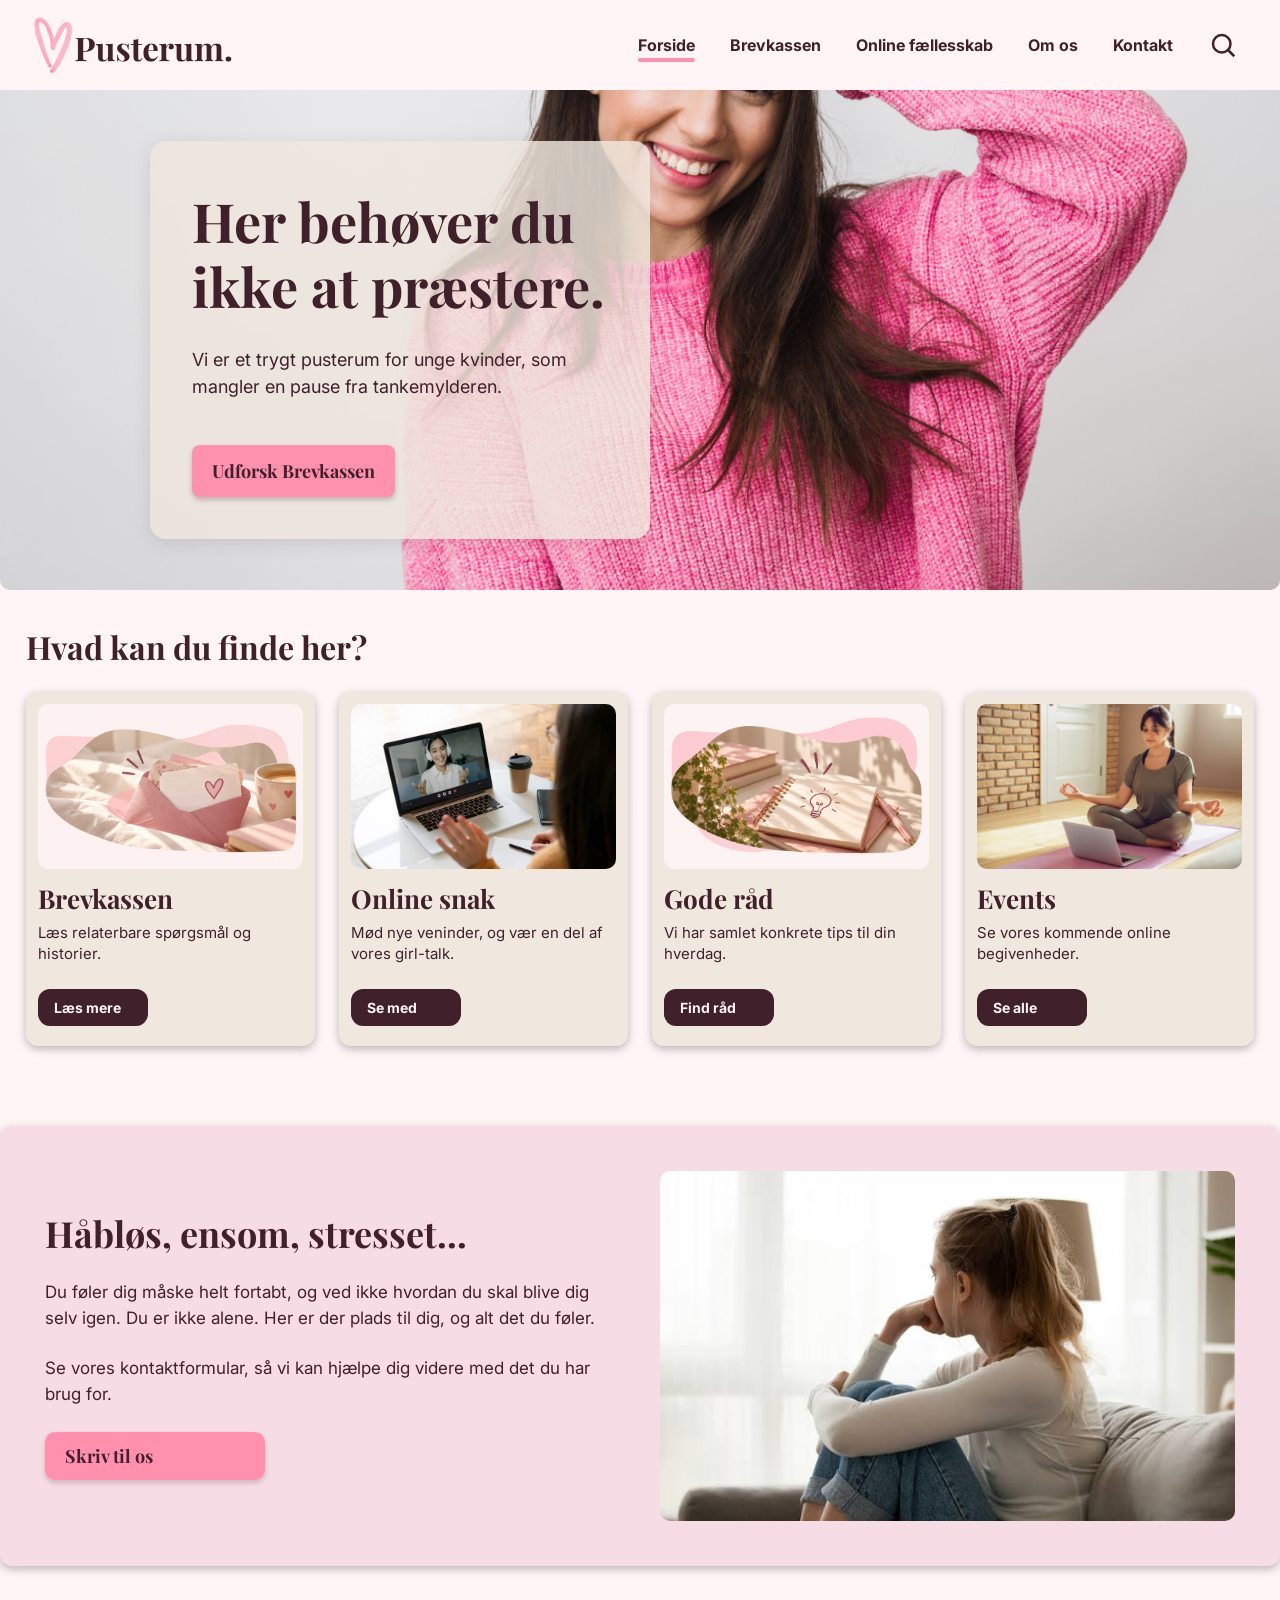
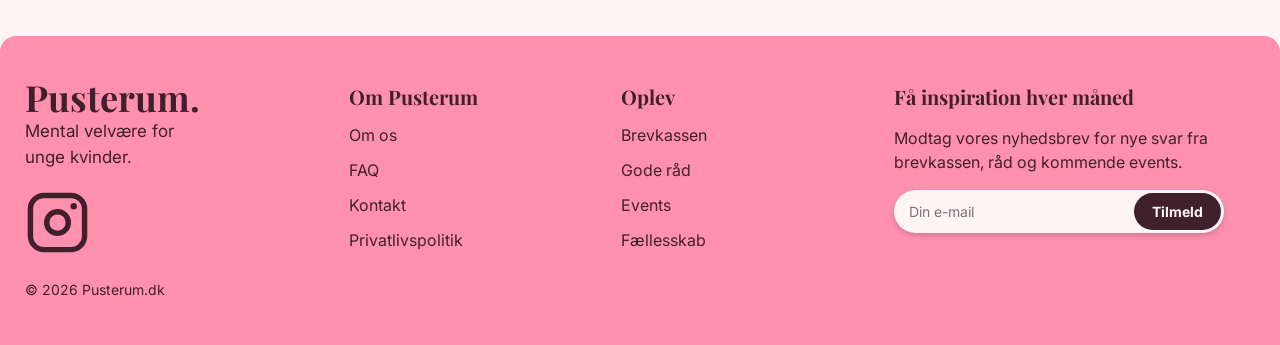
<file: index.html>
<!DOCTYPE html>
<html lang="da">
<head>
    <meta charset="UTF-8">
    <meta name="viewport" content="width=device-width, initial-scale=1.0">
    <title>Forside</title>
    <!-- Link til CSS-fil -->
    <link rel="stylesheet" href="style.css">
    <!-- Typografi -->
    <link rel="preconnect" href="https://fonts.googleapis.com">
    <link rel="preconnect" href="https://fonts.gstatic.com" crossorigin>
    <!-- Playfair Display -->
    <link href="https://fonts.googleapis.com/css2?family=Playfair+Display:wght@700&display=swap" rel="stylesheet">
    <!-- Inter -->
    <link href="https://fonts.googleapis.com/css2?family=Inter:wght@400;500;600;700&display=swap" rel="stylesheet">
    <!-- Caveat -->
    <link href="https://fonts.googleapis.com/css2?family=Caveat:wght@400;700&display=swap" rel="stylesheet">
</head>

<body>
    <!-- Header -->
    <header>
        <!-- Logo -->
         <a href="index.html" class="logo">
            <img src="Billeder/Pusterumlogo.jpg" alt="Pusterum logo.">
        </a>
        <!-- Navigation -->
        <nav class="navigation" aria-label="Hovednavigation">
            <ul>
                <li><a href="index.html" aria-current="page">Forside</a></li>
                <li><a href="brevkassen.html">Brevkassen</a></li>
                <li><a href="#onlinefællesskab">Online fællesskab</a></li>
                <li><a href="#omos">Om os</a></li>
                <li><a href="kontakt.html">Kontakt</a></li>
            </ul>
        </nav>
        <!-- Burgermenu til tablet og mobil-->
         <details class="burger-menu">
            <summary aria-label="Åbn og luk menuen">
                <span class="burger-icon" aria-hidden="true">
                <span></span>
                <span></span>
                <span></span>
                </span>
            </summary>
            <nav aria-label="Burgermenu">
                <ul>
                    <li><a href="index.html" aria-current="page">Forside</a></li>
                    <li><a href="brevkassen.html">Brevkassen</a></li>
                    <li><a href="#onlinefællesskab">Online fællesskab</a></li>
                    <li><a href="#omos">Om os</a></li>
                    <li><a href="kontakt.html">Kontakt</a></li>
                </ul>
            </nav>
        </details>
        <!-- Søgefelt -->
        <div class="søgefelt">
            <input type="checkbox" id="vis-søg" class="søg-toggle">
            <label for="vis-søg" class="søg-ikon">
                <svg aria-hidden="true" viewBox="0 0 24 24" width="30" height="30">
                    <circle cx="11" cy="11" r="7" fill="none" stroke="currentColor" stroke-width="2"/>
                    <path d="M16 16L21 21" fill="none" stroke="currentColor" stroke-width="2"/>
                </svg>
                <span class="visuelt-skjult">Vis eller skjul søgefelt</span>
            </label>
            <div class="søg-input">
                <label for="søg" class="visuelt-skjult">Søg på Pusterum</label>
                <input type="search" id="søg" name="søg" placeholder="Søg...">
            </div>
        </div>
    </header>

    <!-- Hovedindhold -->
     <main>
        <!-- Hero-sektion -->
         <section class="hero" aria-label="Hero-overskrift">
            <div class="hero-indhold">
                <h1 id="hero-indhold">
                    Her behøver du ikke at præstere.
                </h1>
                <p>
                    Vi er et trygt pusterum for unge kvinder, som mangler en pause fra tankemylderen.
                </p>
            <a href="brevkassen.html" class="hero-knap">
                Udforsk Brevkassen
            </a>
            </div>
         </section>
         <!-- Kort sektion -->
          <section class="kort-sektion" aria-labelledby="kort-overskrift">
            <h2 id="kort-overskrift">Hvad kan du finde her?</h2>
            <div class="kort-container">
                <!-- Brevkassen kort -->
                <article class="kort">
                    <img src="Billeder/Brevkassen.jpg" alt="En kuvert med et lyserødt hjerte. Kuverten ligger på en hvid blød dyne med en kop kaffe ved siden af.">
                    <h3>Brevkassen</h3>
                    <p>Læs relaterbare spørgsmål og historier.</p>
                    <a href="brevkassen.html">Læs mere</a>
                </article>
                <!-- Online snak kort -->
                <article class="kort">
                    <img src="Billeder/Onlinemøde.jpg" alt="En kvinde der har en samtale over et videoopkald, med en anden kvinde, på sin bærbar computer.">
                    <h3>Online snak</h3>
                    <p>Mød nye veninder, og vær en del af vores girl-talk.</p>
                    <a href="#onlinesnak">Se med</a>
                </article>
                <!-- Gode råd kort -->
                <article class="kort">
                    <img src="Billeder/Gode råd.jpg" alt="En lyserød notesbog med en tegning af en pære der lyser op. ">
                    <h3>Gode råd</h3>
                    <p>Vi har samlet konkrete tips til din hverdag.</p>
                    <a href="#gode-råd">Find råd</a>
                </article>
                <!-- Events kort -->
                <article class="kort">
                    <img src="Billeder/Events.jpg" alt="En kvinde mediterer på en yogamåtte derhjemme foran sin bærbar computer.">
                    <h3>Events</h3>
                    <p>Se vores kommende online begivenheder.</p>
                    <a href="#events">Se alle</a>
                </article>
            </div>
        </section>
        <!-- Kontakt sektion-->
        <section class="kontakt-sektion" aria-labelledby="kontakt-overskrift">
            <!-- Tekst -->
            <div class="kontakt-indhold">
                <h2 id="kontakt-overskrift">
                    Håbløs, ensom, stresset...
                </h2>
                <p>
                    Du føler dig måske helt fortabt, og ved ikke
                    hvordan du skal blive dig selv igen.
                    Du er ikke alene. Her er der plads til dig,
                    og alt det du føler.
                </p>
                <p>
                    Se vores kontaktformular, så vi kan hjælpe
                    dig videre med det du har brug for.
                </p>
                <a href="kontakt.html" class="kontakt-knap">
                    Skriv til os
                </a>
            </div>
            <!-- Billede -->
            <div class="kontakt-billede">
                <img src="Billeder/Ensom.jpg" alt="En ensom kvinde sidder på sofaen og kigger tvivlende væk.">
            </div>
        </section>
    </main>

    <!-- Footer -->
    <footer class="footer">
        <div class="footer-container">
            <!-- Pusterum. -->
             <div class="footer-brand">
                <h2>Pusterum.</h2>
                <p>Mental velvære for<br>unge kvinder.</p>
                <a href="#https://www.instagram.com/url..."
                class="instagram-link"
                aria-label="Besøg Pusterum på Instagram">
                    <svg aria-hidden="true" viewBox="0 0 24 24">
                        <rect x="2" y="2" width="20" height="20" rx="5"
                          fill="none" stroke="currentColor" stroke-width="2"/>
                        <circle cx="12" cy="12" r="4"
                            fill="none" stroke="currentColor" stroke-width="2"/>
                        <circle cx="18" cy="6" r="1.2" fill="currentColor"/>
                    </svg>
                </a>
                <p class="copyright">© 2026 Pusterum.dk</p>
            </div>
            <!-- Om Pusterum -->
            <nav class="footer-links" aria-label="Om Pusterum">
                <h3>Om Pusterum</h3>
                <ul>
                    <li><a href="#omos">Om os</a></li>
                    <li><a href="#faq">FAQ</a></li>
                    <li><a href="kontakt.html">Kontakt</a></li>
                    <li><a href="#privatlivspolitik">Privatlivspolitik</a></li>
                </ul>
            </nav>
            <!-- Oplev -->
            <nav class="footer-links" aria-label="Oplev">
                <h3>Oplev</h3>
                <ul>
                    <li><a href="brevkassen.html">Brevkassen</a></li>
                    <li><a href="#råd">Gode råd</a></li>
                    <li><a href="#events">Events</a></li>
                    <li><a href="#fællesskab">Fællesskab</a></li>
                </ul>
            </nav>
            <!-- Nyhedsbrev -->
            <div class="footer-nyhedsbrev">
                <h3>Få inspiration hver måned</h3>
                <p>
                    Modtag vores nyhedsbrev for nye svar fra brevkassen,
                    råd og kommende events.
                </p>
                <form class="nyhedsbrev-form">
                    <label for="nyhedsbrev-email" class="visuelt-skjult">
                        Din e-mailadresse
                    </label>
                    <input
                        type="email"
                        id="nyhedsbrev-email"
                        name="email"
                        placeholder="Din e-mail"
                        autocomplete="email"
                        required
                    >
                    <button type="submit">Tilmeld</button>
                </form>
            </div>
        </div>
    </footer>
</body>
</html>
</file>
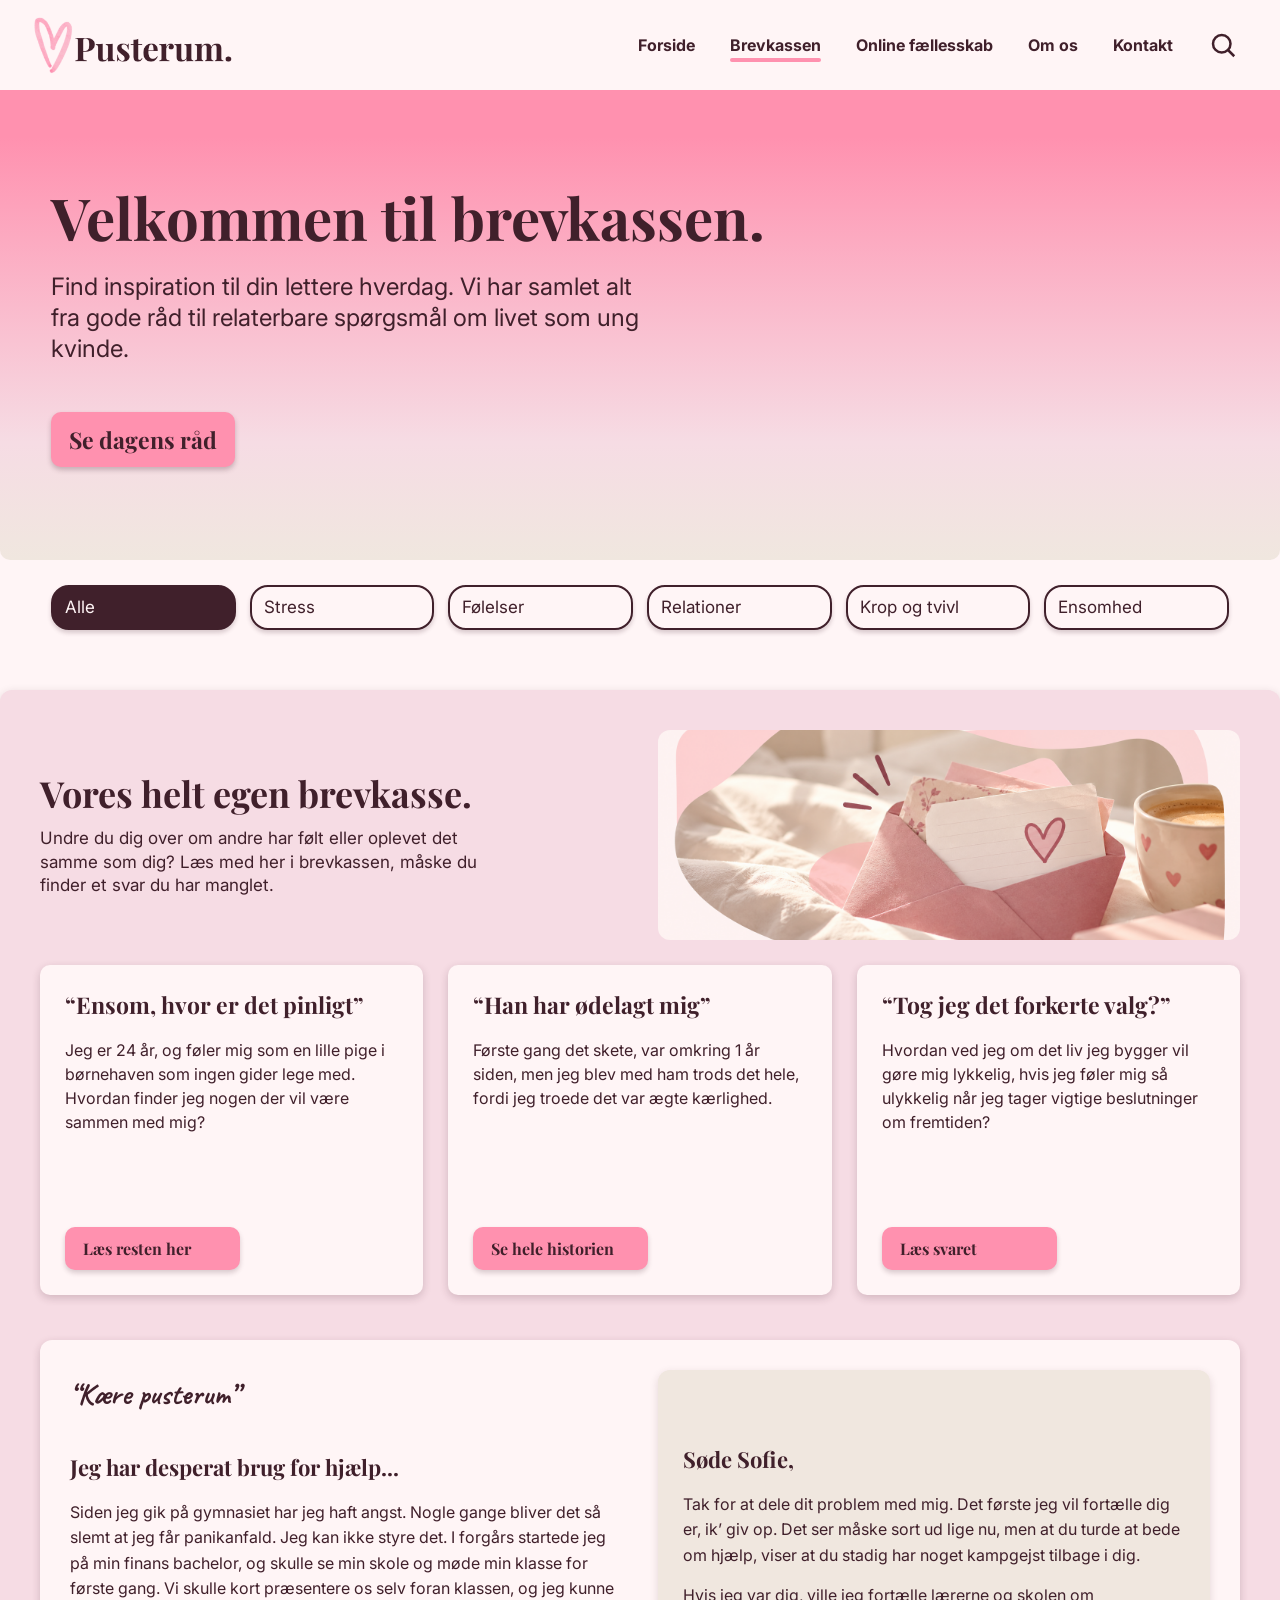
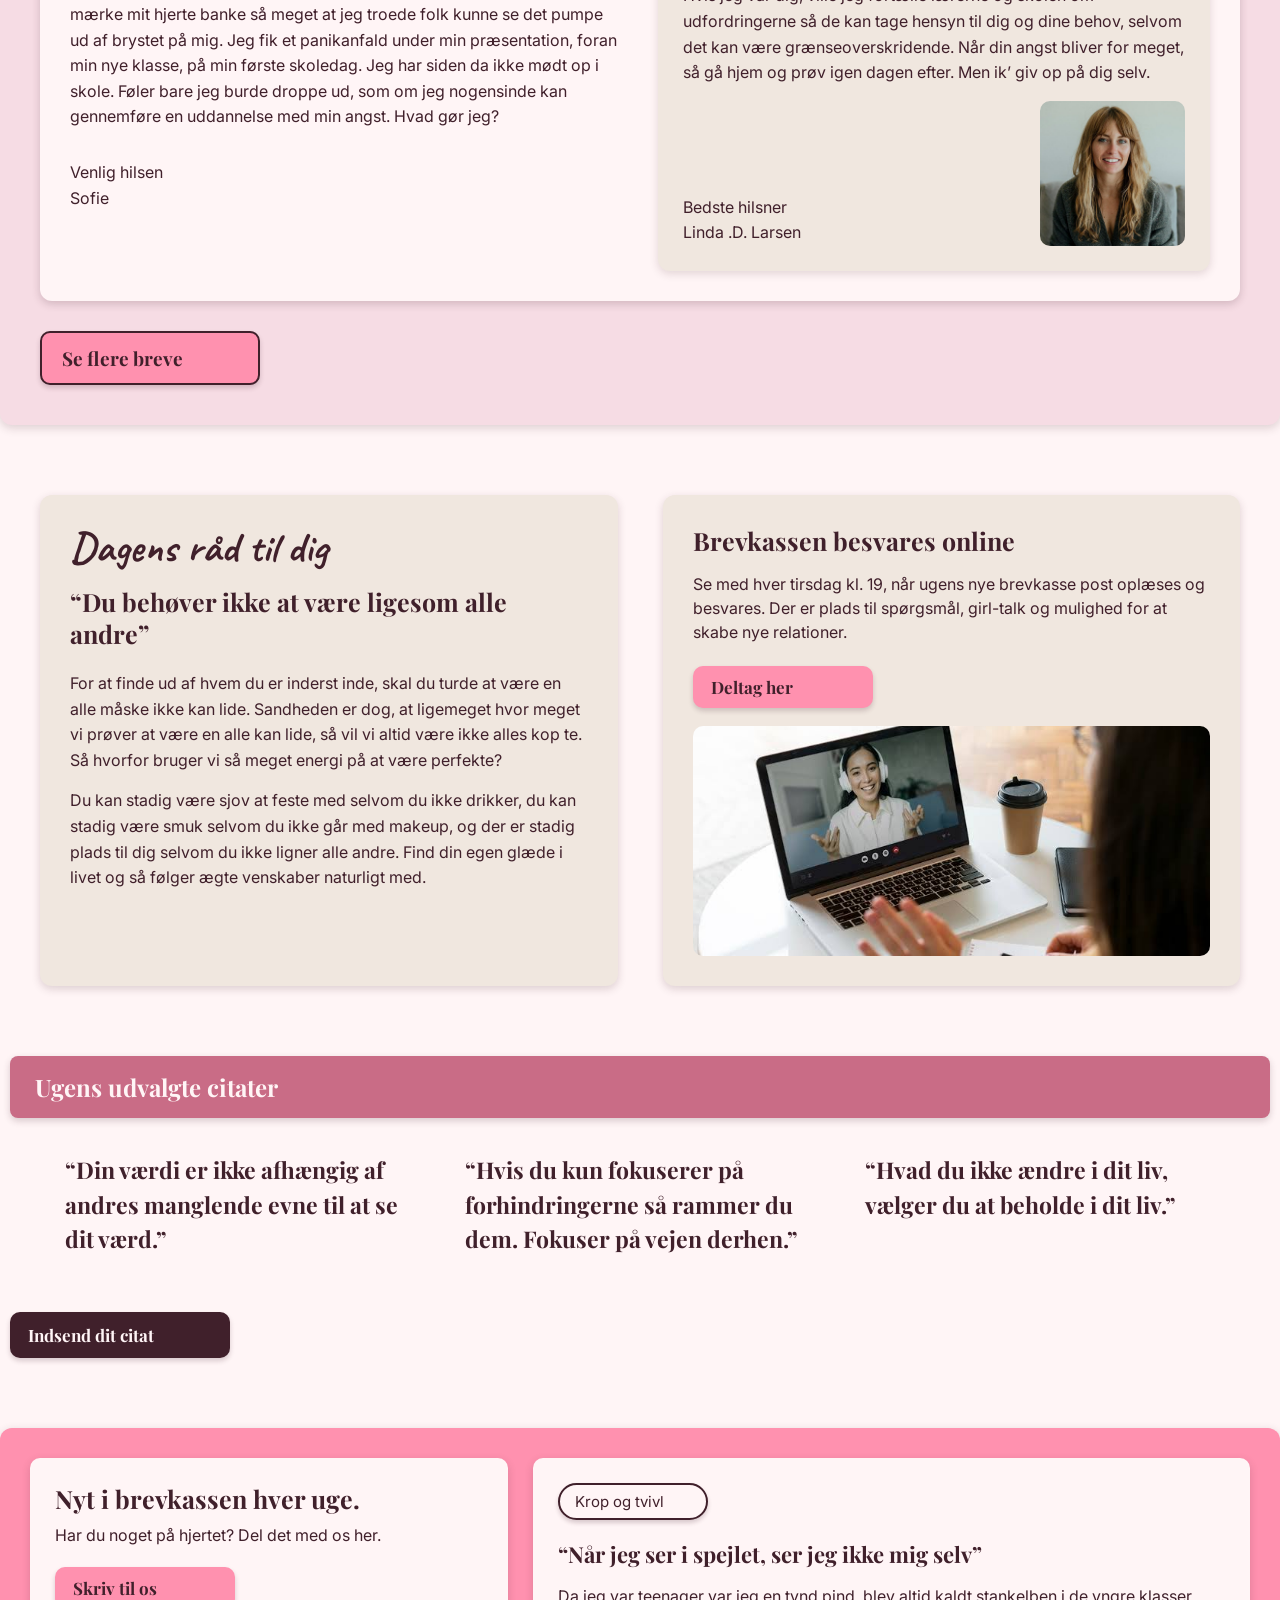
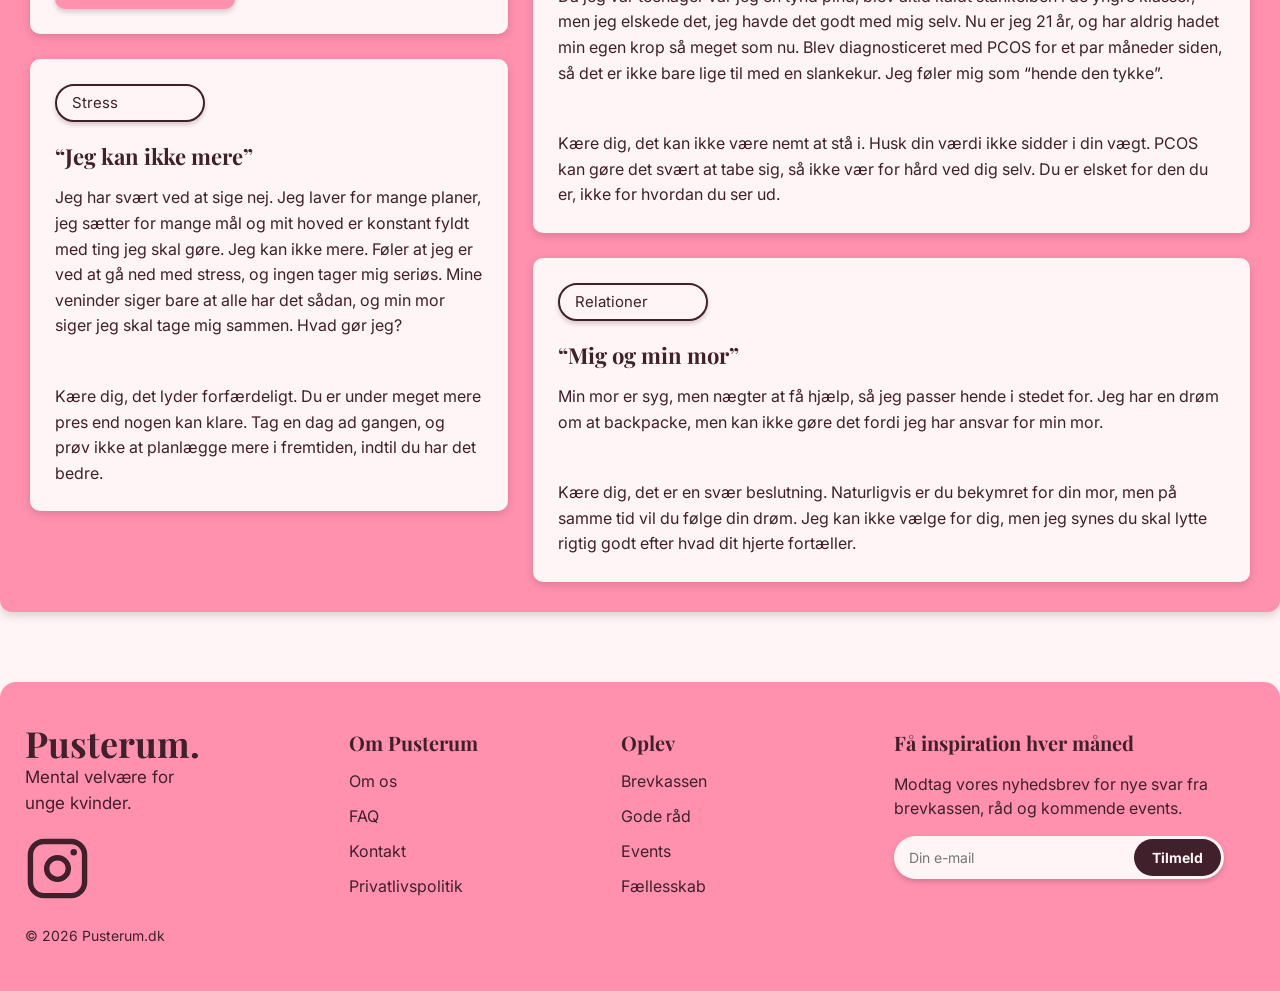
<file: brevkassen.html>
<!DOCTYPE html>
<html lang="da">
<head>
    <meta charset="UTF-8">
    <meta name="viewport" content="width=device-width, initial-scale=1.0">
    <title>Brevkassen</title>
    <!-- Link til CSS-fil -->
    <link rel="stylesheet" href="style.css">
    <!-- Typografi -->
    <link rel="preconnect" href="https://fonts.googleapis.com">
    <link rel="preconnect" href="https://fonts.gstatic.com" crossorigin>
    <!-- Playfair Display -->
    <link href="https://fonts.googleapis.com/css2?family=Playfair+Display:wght@700&display=swap" rel="stylesheet">
    <!-- Inter -->
    <link href="https://fonts.googleapis.com/css2?family=Inter:wght@400;500;600;700&display=swap" rel="stylesheet">
    <!-- Caveat -->
    <link href="https://fonts.googleapis.com/css2?family=Caveat:wght@400;700&display=swap" rel="stylesheet">
</head>

<body>
    <!-- Header -->
    <header>
        <!-- Logo -->
         <a href="index.html" class="logo">
            <img src="Billeder/Pusterumlogo.jpg" alt="Pusterum logo.">
        </a>
        <!-- Navigation -->
        <nav class="navigation" aria-label="Hovednavigation">
            <ul>
                <li><a href="index.html">Forside</a></li>
                <li><a href="brevkassen.html" aria-current="page">Brevkassen</a></li>
                <li><a href="#onlinefællesskab">Online fællesskab</a></li>
                <li><a href="#omos">Om os</a></li>
                <li><a href="kontakt.html">Kontakt</a></li>
            </ul>
        </nav>
        <!-- Burgermenu til tablet og mobil-->
         <details class="burger-menu">
            <summary aria-label="Åbn og luk menuen">
                <span class="burger-icon" aria-hidden="true">
                <span></span>
                <span></span>
                <span></span>
                </span>
            </summary>
            <nav aria-label="Burgermenu">
                <ul>
                    <li><a href="index.html">Forside</a></li>
                    <li><a href="brevkassen.html" aria-current="page">Brevkassen</a></li>
                    <li><a href="#onlinefællesskab">Online fællesskab</a></li>
                    <li><a href="#omos">Om os</a></li>
                    <li><a href="kontakt.html">Kontakt</a></li>
                </ul>
            </nav>
        </details>
        <!-- Søgefelt -->
        <div class="søgefelt">
            <input type="checkbox" id="vis-søg" class="søg-toggle">
            <label for="vis-søg" class="søg-ikon">
                <svg aria-hidden="true" viewBox="0 0 24 24" width="30" height="30">
                    <circle cx="11" cy="11" r="7" fill="none" stroke="currentColor" stroke-width="2"/>
                    <path d="M16 16L21 21" fill="none" stroke="currentColor" stroke-width="2"/>
                </svg>
                <span class="visuelt-skjult">Vis eller skjul søgefelt</span>
            </label>
            <div class="søg-input">
                <label for="søg" class="visuelt-skjult">Søg på Pusterum</label>
                <input type="search" id="søg" name="søg" placeholder="Søg...">
            </div>
        </div>
    </header>

    <!-- Hovedindhold -->
    <main>
        <!--Brevkasse hero -->
        <section class="brevkasse-hero" aria-labelledby="brevkasse-overskrift">
            <div class="brevkasse-hero-indhold">
                <h1 id="brevkasse-overskrift">
                    Velkommen til brevkassen.
                </h1>
                <p>
                    Find inspiration til din lettere hverdag.
                    Vi har samlet alt fra gode råd til relaterbare
                    spørgsmål om livet som ung kvinde.
                </p>
                <a href="#dagens-råd" class="brevkasse-knap">
                    Se dagens råd
                </a>
            </div>
        </section>
        <!-- Emner -->
        <section class="brevkasse-kategorier" aria-label="Emner i brevkassen">
            <div class="kategori-container">
                <a href="brevkassen.html" class="kategori-knap aktiv" aria-current="page">
                    Alle
                </a>
                <a href="kategorier.html#stress" class="kategori-knap">
                 Stress
                </a>
                <a href="kategorier.html#foelelser" class="kategori-knap">
                Følelser
                </a>
                <a href="kategorier.html#relationer" class="kategori-knap">
                Relationer
                </a>
                <a href="kategorier.html#krop" class="kategori-knap">
                Krop og tvivl
                </a>
                <a href="kategorier.html#ensomhed" class="kategori-knap">
                Ensomhed
                </a>
                </div>
        </section>
    
        <!-- Brevkasse indhold -->
         <section class="breve-sektion" aria-labelledby="breve-overskrift">
            <!-- Introduktion til brevkassen -->
             <div class="breve-intro">
                <div class="breve-intro-tekst">
                    <h2 id="breve-overskrift">
                        Vores helt egen brevkasse.
                    </h2>
                    <p>
                        Undre du dig over om andre har følt eller
                        oplevet det samme som dig? Læs med her
                        i brevkassen, måske du finder et svar du
                        har manglet.
                    </p>
                </div>
                <img src="Billeder/Brevkassen.jpg" alt="En kuvert med et lyserødt hjerte. Kuverten ligger på en hvid blød dyne med en kop kaffe ved siden af.">
            </div>
            <!-- 3 breve -->
            <article class="breve-container">
                <!-- Brev 1 -->
                <article class="brev-kort">
                    <h3>“Ensom, hvor er det pinligt”</h3>
                    <p>
                        Jeg er 24 år, og føler mig som en lille pige
                        i børnehaven som ingen gider lege med.
                        Hvordan finder jeg nogen der vil være
                        sammen med mig?
                    </p>
                    <a href="#brev-ensom" class="brev-knap">
                        Læs resten her
                    </a>
                </article>

                <!-- Brev 2 -->
                <article class="brev-kort">
                    <h3>“Han har ødelagt mig”</h3>
                    <p>
                        Første gang det skete, var omkring 1 år siden,
                        men jeg blev med ham trods det hele,
                        fordi jeg troede det var ægte kærlighed.
                    </p>
                    <a href="#brev-kærlighed" class="brev-knap">
                        Se hele historien
                    </a>
                </article>

                <!-- Brev 3 -->
                <article class="brev-kort">
                    <h3>“Tog jeg det forkerte valg?”</h3>
                    <p>
                        Hvordan ved jeg om det liv jeg bygger vil
                        gøre mig lykkelig, hvis jeg føler mig så
                        ulykkelig når jeg tager vigtige
                        beslutninger om fremtiden?
                    </p>
                    <a href="#brev-fremtid" class="brev-knap">
                        Læs svaret
                    </a>
                </article>
            </article>
            <!-- Stort brev med svaret -->
            <article class="fremhævet-brev">
                <!-- Brev fra bruger -->
                <div class="brev-spørgsmål">
                    <p class="brev-håndskrift">“Kære pusterum”</p>
                    <h3>Jeg har desperat brug for hjælp...</h3>
                    <p>
                        Siden jeg gik på gymnasiet har jeg haft angst.
                        Nogle gange bliver det så slemt at jeg får panikanfald.
                        Jeg kan ikke styre det. I forgårs startede jeg på min
                        finans bachelor, og skulle se min skole og møde min
                        klasse for første gang. Vi skulle kort præsentere os selv
                        foran klassen, og jeg kunne mærke mit hjerte banke så
                        meget at jeg troede folk kunne se det pumpe ud af
                        brystet på mig. Jeg fik et panikanfald under min
                        præsentation, foran min nye klasse, på min første
                        skoledag. Jeg har siden da ikke mødt op i skole.
                        Føler bare jeg burde droppe ud, som om jeg
                        nogensinde kan gennemføre en uddannelse med min
                        angst. Hvad gør jeg?
                    </p>
                    <p>Venlig hilsen<br>Sofie</p>

                </div>
                <!-- Svar -->
                <div class="brev-svar">
                    <h3>Søde Sofie,</h3>
                    <p>
                        Tak for at dele dit problem med mig.
                        Det første jeg vil fortælle dig er, ik’ giv op.
                        Det ser måske sort ud lige nu, men at du turde
                        at bede om hjælp, viser at du stadig har noget
                        kampgejst tilbage i dig.
                    </p>
                    <p>
                        Hvis jeg var dig, ville jeg fortælle lærerne og
                        skolen om udfordringerne så de kan tage hensyn
                        til dig og dine behov, selvom det kan være
                        grænseoverskridende. Når din angst bliver for
                        meget, så gå hjem og prøv igen dagen efter.
                        Men ik’ giv op på dig selv.
                    </p>
                    <div class="brev-afsender">
                        <p>Bedste hilsner<br>Linda .D. Larsen</p>
                        <img
                            src="Billeder/Linda.jpg"
                            alt="Portræt af Linda som smiler, og er klar til at besvare brevkassens spørgsmål."
                                >
                    </div>
                </div>
            </article>
            <!-- Flere breve -->
            <a href="#flere-breve" class="flere-breve-knap">
                Se flere breve
            </a>
        </section>
        <!-- Dagens råd og online brevkasse -->
        <section class="råd-online-sektion" aria-label="Dagens råd og online brevkasse">
            <!-- Dagens råd -->
            <article class="råd-boks" id="dagens-råd">
                <h2>Dagens råd til dig</h2>
                <h3>“Du behøver ikke at være ligesom alle andre”</h3>
                <p>
                    For at finde ud af hvem du er inderst inde,
                    skal du turde at være en alle måske ikke kan lide.
                    Sandheden er dog, at ligemeget hvor meget vi prøver
                    at være en alle kan lide, så vil vi altid være
                    ikke alles kop te. Så hvorfor bruger vi så meget
                    energi på at være perfekte?
                </p>
                <p>
                    Du kan stadig være sjov at feste med selvom du
                    ikke drikker, du kan stadig være smuk selvom du
                    ikke går med makeup, og der er stadig plads til
                    dig selvom du ikke ligner alle andre.
                    Find din egen glæde i livet og så følger
                    ægte venskaber naturligt med.
                </p>
            </article>
            <!-- Online brevkasse -->
            <article class="online-boks" id="fællesskab">
                <h2>Brevkassen besvares online</h2>
                <p>
                    Se med hver tirsdag kl. 19, når ugens nye
                    brevkasse post oplæses og besvares.
                    Der er plads til spørgsmål, girl-talk
                    og mulighed for at skabe nye relationer.
                </p>
                <a href="#onlinefællesskab" class="online-knap">
                    Deltag her
                </a>
                <img
                    src="Billeder/Onlinemøde.jpg"
                    alt="En kvinde der har en samtale over et videoopkald, med en anden kvinde, på sin bærbar computer."
                >
            </article>
        </section>
        <!-- Ugens citater -->
        <section class="citater-sektion" aria-labelledby="citater-overskrift">
            <!-- Overskriftsbjælken -->
            <h2 id="citater-overskrift">
                Ugens udvalgte citater
            </h2>
            <!-- DE TRE CITATER -->
            <div class="citater-container">
                <blockquote class="citat">
                    <p>
                        “Din værdi er ikke afhængig af andres
                        manglende evne til at se dit værd.”
                    </p>
                </blockquote>
                <blockquote class="citat">
                    <p>
                        “Hvis du kun fokuserer på forhindringerne
                        så rammer du dem. Fokuser på vejen derhen.”
                    </p>
                </blockquote>
                <blockquote class="citat">
                    <p>
                        “Hvad du ikke ændre i dit liv,
                        vælger du at beholde i dit liv.”
                    </p>
                </blockquote>
            </div>
         <!-- Indsend citat knap -->
            <a href="kontakt.html" class="citat-knap">
                Indsend dit citat
            </a>
        </section>
        <!-- Flere breve fra brevkassen -->
        <section class="flere-breve-sektion" id="flere-breve" aria-label="Flere breve i brevkassen">
            <!-- Venstre kolonne -->
            <div class="flere-breve-kolonne">
                <!-- Kontakt os -->
                <div class="skriv-til-os-kort">
                    <h2>Nyt i brevkassen hver uge.</h2>
                    <p>
                        Har du noget på hjertet? Del det med os her.
                    </p>
                    <a href="kontakt.html" class="skriv-til-os-knap">
                        Skriv til os
                    </a>
                </div>
                <!-- Brev om kategorien stress -->
                <article class="flere-brev-kort">
                    <span class="brev-kategori">Stress</span>
                    <h3>“Jeg kan ikke mere”</h3>
                    <p>
                        Jeg har svært ved at sige nej. Jeg laver for
                        mange planer, jeg sætter for mange mål og
                        mit hoved er konstant fyldt med ting jeg skal
                        gøre. Jeg kan ikke mere. Føler at jeg er ved
                        at gå ned med stress, og ingen tager mig
                        seriøs. Mine veninder siger bare at alle har
                        det sådan, og min mor siger jeg skal tage
                        mig sammen. Hvad gør jeg?
                    </p>
                    <hr>
                    <p>
                        Kære dig, det lyder forfærdeligt.
                        Du er under meget mere pres end nogen kan klare.
                        Tag en dag ad gangen, og prøv ikke at
                        planlægge mere i fremtiden, indtil du har
                        det bedre.
                    </p>
                </article>
            </div>
            <!-- Højre kolonne -->
            <div class="flere-breve-kolonne">
                <!-- Brev om kategorien krop og tvivl -->
                <article class="flere-brev-kort">
                    <span class="brev-kategori">Krop og tvivl</span>
                    <h3>“Når jeg ser i spejlet, ser jeg ikke mig selv”</h3>
                    <p>
                        Da jeg var teenager var jeg en tynd pind,
                        blev altid kaldt stankelben i de yngre klasser,
                        men jeg elskede det, jeg havde det godt med mig selv.
                        Nu er jeg 21 år, og har aldrig hadet min egen
                        krop så meget som nu. Blev diagnosticeret
                        med PCOS for et par måneder siden, så det
                        er ikke bare lige til med en slankekur.
                        Jeg føler mig som “hende den tykke”.
                    </p>
                    <hr>
                    <p>
                        Kære dig, det kan ikke være nemt at stå i.
                        Husk din værdi ikke sidder i din vægt.
                        PCOS kan gøre det svært at tabe sig,
                        så ikke vær for hård ved dig selv.
                        Du er elsket for den du er,
                        ikke for hvordan du ser ud.
                    </p>
                </article>
                <!-- Brev om kategorien relationer -->
                <article class="flere-brev-kort">
                    <span class="brev-kategori">Relationer</span>
                    <h3>“Mig og min mor”</h3>
                    <p>
                        Min mor er syg, men nægter at få hjælp,
                        så jeg passer hende i stedet for.
                        Jeg har en drøm om at backpacke,
                        men kan ikke gøre det fordi jeg har
                        ansvar for min mor.
                    </p>
                    <hr>
                    <p>
                        Kære dig, det er en svær beslutning.
                        Naturligvis er du bekymret for din mor,
                        men på samme tid vil du følge din drøm.
                        Jeg kan ikke vælge for dig,
                        men jeg synes du skal lytte rigtig godt
                        efter hvad dit hjerte fortæller.
                    </p>
                </article>
            </div>
        </section>
    </main>

    <!-- Footer -->
    <footer class="footer">
        <div class="footer-container">
            <!-- Pusterum. -->
             <div class="footer-brand">
                <h2>Pusterum.</h2>
                <p>Mental velvære for<br>unge kvinder.</p>
                <a href="#https://www.instagram.com/url..."
                class="instagram-link"
                aria-label="Besøg Pusterum på Instagram">
                    <svg aria-hidden="true" viewBox="0 0 24 24">
                        <rect x="2" y="2" width="20" height="20" rx="5"
                          fill="none" stroke="currentColor" stroke-width="2"/>
                        <circle cx="12" cy="12" r="4"
                            fill="none" stroke="currentColor" stroke-width="2"/>
                        <circle cx="18" cy="6" r="1.2" fill="currentColor"/>
                    </svg>
                </a>
                <p class="copyright">© 2026 Pusterum.dk</p>
            </div>
            <!-- Om Pusterum -->
            <nav class="footer-links" aria-label="Om Pusterum">
                <h3>Om Pusterum</h3>
                <ul>
                    <li><a href="#omos">Om os</a></li>
                    <li><a href="#faq">FAQ</a></li>
                    <li><a href="kontakt.html">Kontakt</a></li>
                    <li><a href="#privatlivspolitik">Privatlivspolitik</a></li>
                </ul>
            </nav>
            <!-- Oplev -->
            <nav class="footer-links" aria-label="Oplev">
                <h3>Oplev</h3>
                <ul>
                    <li><a href="brevkassen.html">Brevkassen</a></li>
                    <li><a href="#råd">Gode råd</a></li>
                    <li><a href="#events">Events</a></li>
                    <li><a href="#fællesskab">Fællesskab</a></li>
                </ul>
            </nav>
            <!-- Nyhedsbrev -->
            <div class="footer-nyhedsbrev">
                <h3>Få inspiration hver måned</h3>
                <p>
                    Modtag vores nyhedsbrev for nye svar fra brevkassen,
                    råd og kommende events.
                </p>
                <form class="nyhedsbrev-form">
                    <label for="nyhedsbrev-email" class="visuelt-skjult">
                        Din e-mailadresse
                    </label>
                    <input
                        type="email"
                        id="nyhedsbrev-email"
                        name="email"
                        placeholder="Din e-mail"
                        autocomplete="email"
                        required
                    >
                    <button type="submit">Tilmeld</button>
                </form>
            </div>
        </div>
    </footer>
</body>
</html>
</file>
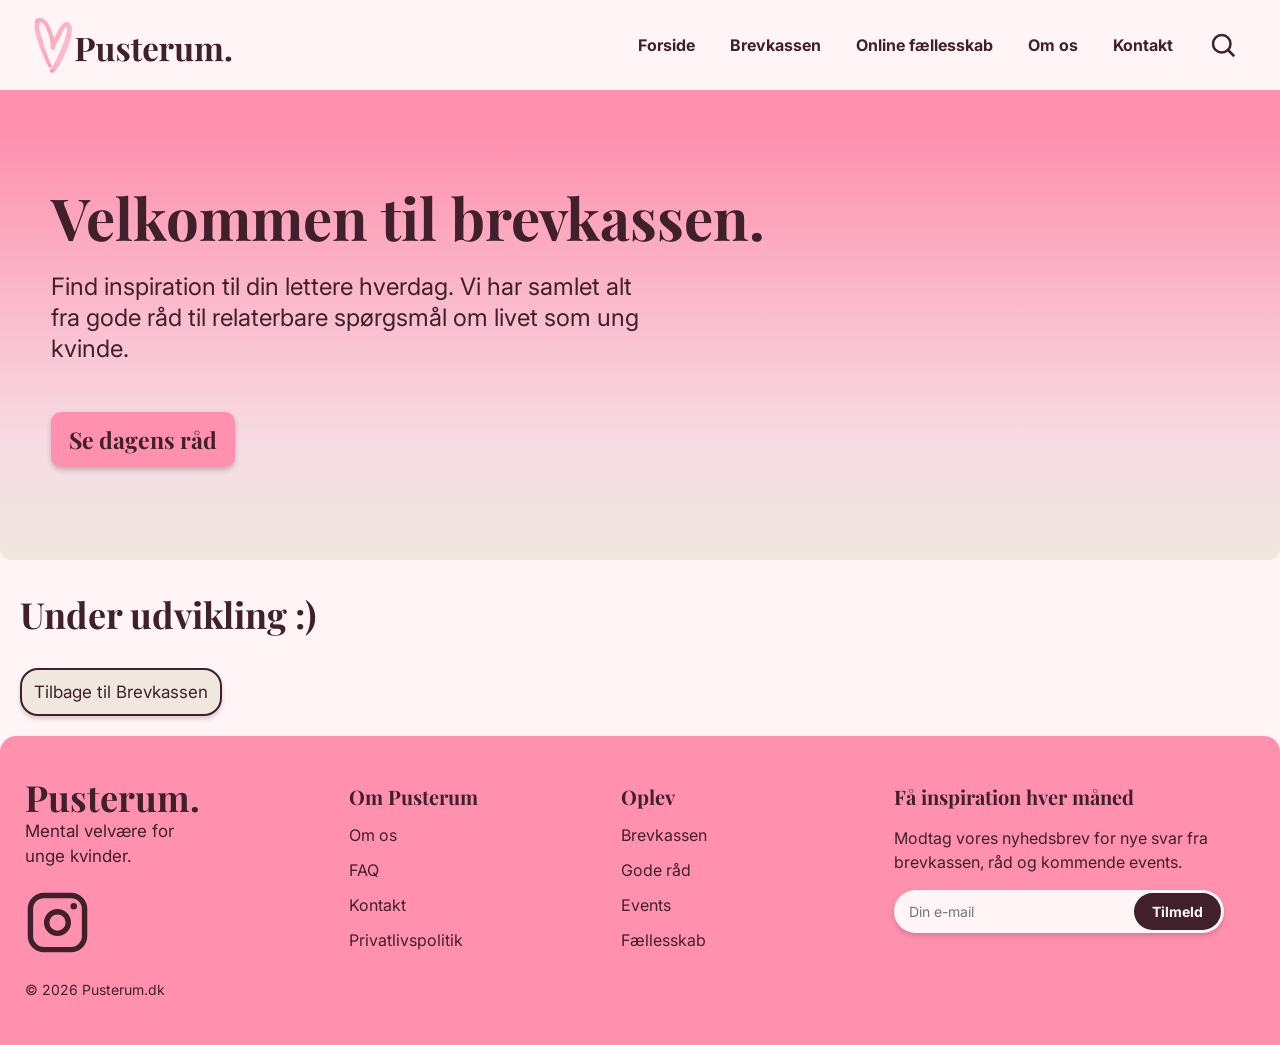
<file: kategorier.html>
<!DOCTYPE html>
<html lang="da">
<head>
    <meta charset="UTF-8">
    <meta name="viewport" content="width=device-width, initial-scale=1.0">
    <title>Brevkasse kategorier under udvikling</title>
    <!-- Link til CSS-fil -->
    <link rel="stylesheet" href="style.css">
    <!-- Typografi -->
    <link rel="preconnect" href="https://fonts.googleapis.com">
    <link rel="preconnect" href="https://fonts.gstatic.com" crossorigin>
    <!-- Playfair Display -->
    <link href="https://fonts.googleapis.com/css2?family=Playfair+Display:wght@700&display=swap" rel="stylesheet">
    <!-- Inter -->
    <link href="https://fonts.googleapis.com/css2?family=Inter:wght@400;500;600;700&display=swap" rel="stylesheet">
    <!-- Caveat -->
    <link href="https://fonts.googleapis.com/css2?family=Caveat:wght@400;700&display=swap" rel="stylesheet">
</head>

<body>
    <!-- Header -->
    <header>
        <!-- Logo -->
         <a href="index.html" class="logo">
            <img src="Billeder/Pusterumlogo.jpg" alt="Pusterum logo.">
        </a>
        <!-- Navigation -->
        <nav class="navigation" aria-label="Hovednavigation">
            <ul>
                <li><a href="index.html">Forside</a></li>
                <li><a href="brevkassen.html">Brevkassen</a></li>
                <li><a href="#onlinefællesskab">Online fællesskab</a></li>
                <li><a href="#omos">Om os</a></li>
                <li><a href="kontakt.html">Kontakt</a></li>
            </ul>
        </nav>
        <!-- Burgermenu til tablet og mobil-->
         <details class="burger-menu">
            <summary aria-label="Åbn og luk menuen">
                <span class="burger-icon" aria-hidden="true">
                <span></span>
                <span></span>
                <span></span>
                </span>
            </summary>
            <nav aria-label="Burgermenu">
                <ul>
                    <li><a href="index.html">Forside</a></li>
                    <li><a href="brevkassen.html" aria-current="page">Brevkassen</a></li>
                    <li><a href="#onlinefællesskab">Online fællesskab</a></li>
                    <li><a href="#omos">Om os</a></li>
                    <li><a href="kontakt.html">Kontakt</a></li>
                </ul>
            </nav>
        </details>
        <!-- Søgefelt -->
        <div class="søgefelt">
            <input type="checkbox" id="vis-søg" class="søg-toggle">
            <label for="vis-søg" class="søg-ikon">
                <svg aria-hidden="true" viewBox="0 0 24 24" width="30" height="30">
                    <circle cx="11" cy="11" r="7" fill="none" stroke="currentColor" stroke-width="2"/>
                    <path d="M16 16L21 21" fill="none" stroke="currentColor" stroke-width="2"/>
                </svg>
                <span class="visuelt-skjult">Vis eller skjul søgefelt</span>
            </label>
            <div class="søg-input">
                <label for="søg" class="visuelt-skjult">Søg på Pusterum</label>
                <input type="search" id="søg" name="søg" placeholder="Søg...">
            </div>
        </div>
    </header>

    <!-- Hovedindhold -->
    <main>
        <!--Brevkasse hero -->
        <section class="brevkasse-hero" aria-labelledby="brevkasse-overskrift">
            <div class="brevkasse-hero-indhold">
                <h1 id="brevkasse-overskrift">
                    Velkommen til brevkassen.
                </h1>
                <p>
                    Find inspiration til din lettere hverdag.
                    Vi har samlet alt fra gode råd til relaterbare
                    spørgsmål om livet som ung kvinde.
                </p>
                <a href="brevkassen.html#dagens-råd" class="brevkasse-knap">
                    Se dagens råd
                </a>
            </div>
        </section>
        <!-- Brevkasse under udvikling -->
        <section class="brevkasse-under-udvikling" aria-label="Brevkasse under udvikling">
            <div class="brevkasse-under-udvikling-indhold">
                <h2>Under udvikling :) </h2>
                <a href="brevkassen.html" class="Tilbage-til-brevkassen">
                    Tilbage til Brevkassen
                </a>
            </div>
        </section>
    </main>
    <!-- Footer -->
    <footer class="footer">
        <div class="footer-container">
            <!-- Pusterum. -->
             <div class="footer-brand">
                <h2>Pusterum.</h2>
                <p>Mental velvære for<br>unge kvinder.</p>
                <a href="#https://www.instagram.com/url..."
                class="instagram-link"
                aria-label="Besøg Pusterum på Instagram">
                    <svg aria-hidden="true" viewBox="0 0 24 24">
                        <rect x="2" y="2" width="20" height="20" rx="5"
                          fill="none" stroke="currentColor" stroke-width="2"/>
                        <circle cx="12" cy="12" r="4"
                            fill="none" stroke="currentColor" stroke-width="2"/>
                        <circle cx="18" cy="6" r="1.2" fill="currentColor"/>
                    </svg>
                </a>
                <p class="copyright">© 2026 Pusterum.dk</p>
            </div>
            <!-- Om Pusterum -->
            <nav class="footer-links" aria-label="Om Pusterum">
                <h3>Om Pusterum</h3>
                <ul>
                    <li><a href="#omos">Om os</a></li>
                    <li><a href="#faq">FAQ</a></li>
                    <li><a href="kontakt.html">Kontakt</a></li>
                    <li><a href="#privatlivspolitik">Privatlivspolitik</a></li>
                </ul>
            </nav>
            <!-- Oplev -->
            <nav class="footer-links" aria-label="Oplev">
                <h3>Oplev</h3>
                <ul>
                    <li><a href="brevkassen.html">Brevkassen</a></li>
                    <li><a href="#råd">Gode råd</a></li>
                    <li><a href="#events">Events</a></li>
                    <li><a href="#fællesskab">Fællesskab</a></li>
                </ul>
            </nav>
            <!-- Nyhedsbrev -->
            <div class="footer-nyhedsbrev">
                <h3>Få inspiration hver måned</h3>
                <p>
                    Modtag vores nyhedsbrev for nye svar fra brevkassen,
                    råd og kommende events.
                </p>
                <form class="nyhedsbrev-form">
                    <label for="nyhedsbrev-email" class="visuelt-skjult">
                        Din e-mailadresse
                    </label>
                    <input
                        type="email"
                        id="nyhedsbrev-email"
                        name="email"
                        placeholder="Din e-mail"
                        autocomplete="email"
                        required
                    >
                    <button type="submit">Tilmeld</button>
                </form>
            </div>
        </div>
    </footer>
</body>
</html>
</file>
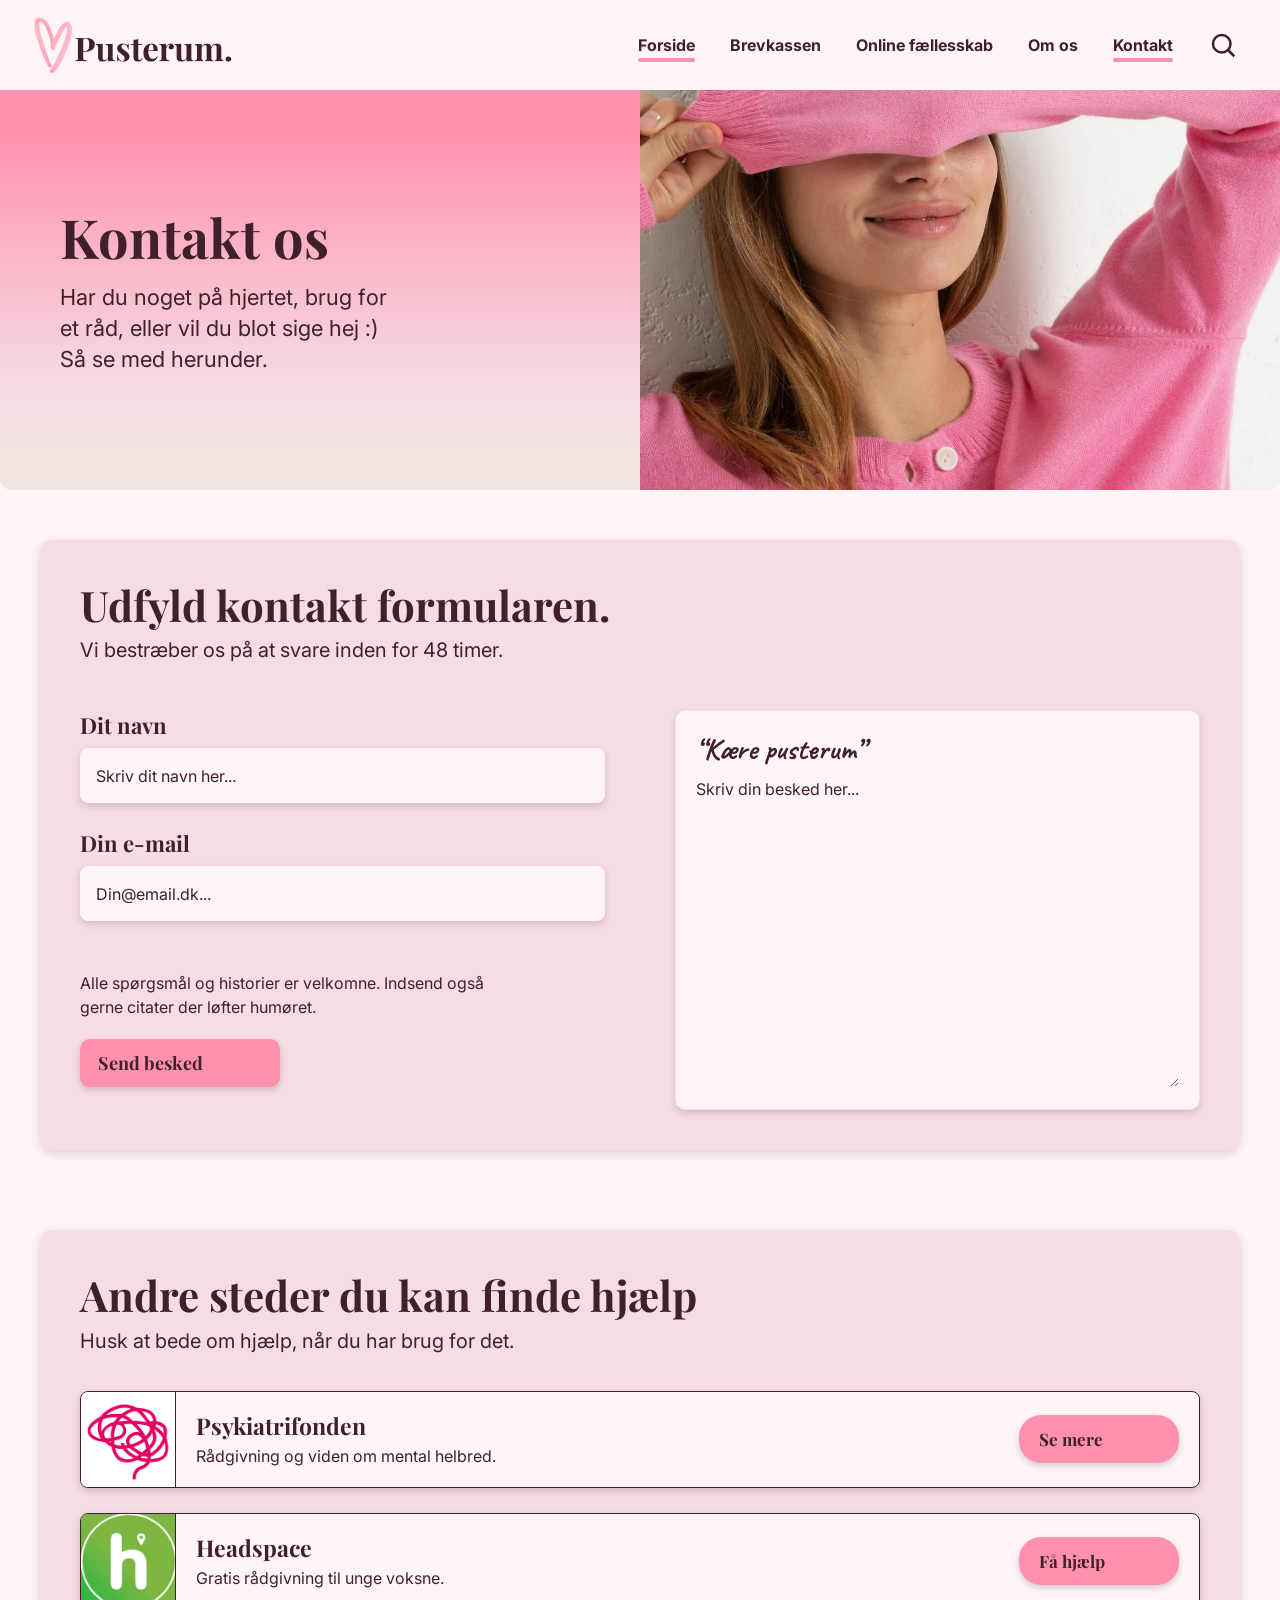
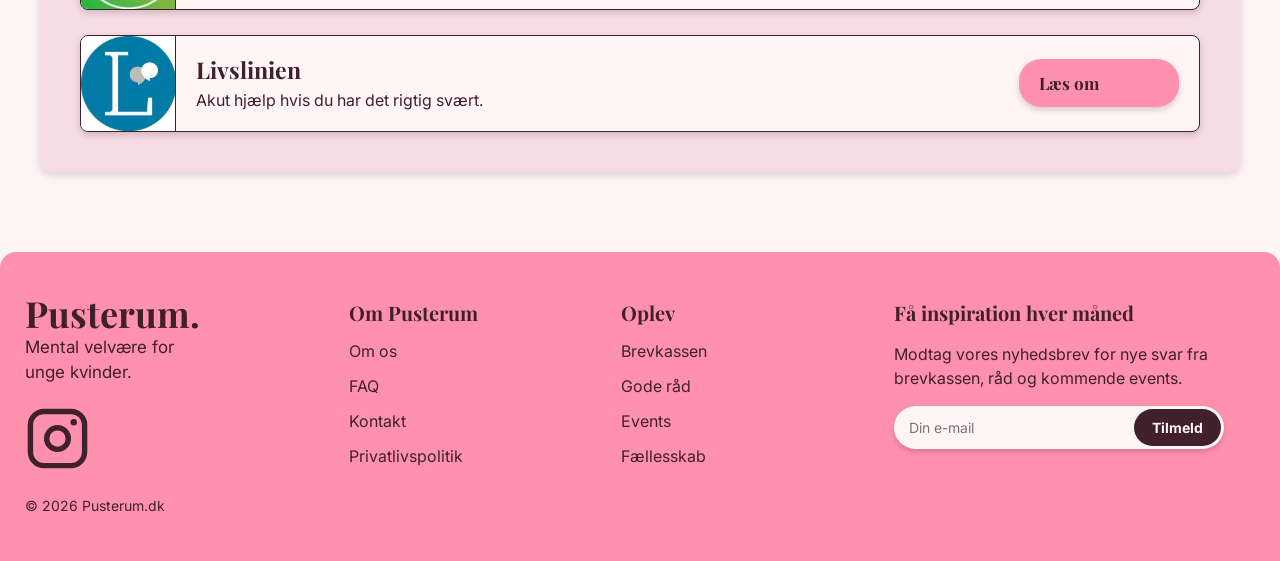
<file: kontakt.html>
<!DOCTYPE html>
<html lang="da">
<head>
    <meta charset="UTF-8">
    <meta name="viewport" content="width=device-width, initial-scale=1.0">
    <title>Kontakt side</title>
    <!-- Link til CSS-fil -->
    <link rel="stylesheet" href="style.css">
    <!-- Typografi -->
    <link rel="preconnect" href="https://fonts.googleapis.com">
    <link rel="preconnect" href="https://fonts.gstatic.com" crossorigin>
    <!-- Playfair Display -->
    <link href="https://fonts.googleapis.com/css2?family=Playfair+Display:wght@700&display=swap" rel="stylesheet">
    <!-- Inter -->
    <link href="https://fonts.googleapis.com/css2?family=Inter:wght@400;500;600;700&display=swap" rel="stylesheet">
    <!-- Caveat -->
    <link href="https://fonts.googleapis.com/css2?family=Caveat:wght@400;700&display=swap" rel="stylesheet">
</head>

<body>
    <!-- Header -->
    <header>
        <!-- Logo -->
         <a href="index.html" class="logo">
            <img src="Billeder/Pusterumlogo.jpg" alt="Pusterum logo.">
        </a>
        <!-- Navigation -->
        <nav class="navigation" aria-label="Hovednavigation">
            <ul>
                <li><a href="index.html" aria-current="page">Forside</a></li>
                <li><a href="brevkassen.html">Brevkassen</a></li>
                <li><a href="#onlinefællesskab">Online fællesskab</a></li>
                <li><a href="#omos">Om os</a></li>
                <li><a href="kontakt.html" aria-current="page">Kontakt</a></li>
            </ul>
        </nav>
        <!-- Burgermenu til tablet og mobil-->
         <details class="burger-menu">
            <summary aria-label="Åbn og luk menuen">
                <span class="burger-icon" aria-hidden="true">
                <span></span>
                <span></span>
                <span></span>
                </span>
            </summary>
            <nav aria-label="Burgermenu">
                <ul>
                    <li><a href="index.html">Forside</a></li>
                    <li><a href="brevkassen.html">Brevkassen</a></li>
                    <li><a href="#onlinefællesskab">Online fællesskab</a></li>
                    <li><a href="#omos">Om os</a></li>
                    <li><a href="kontakt.html" aria-current="page">Kontakt</a></li>
                </ul>
            </nav>
        </details>
        <!-- Søgefelt -->
        <div class="søgefelt">
            <input type="checkbox" id="vis-søg" class="søg-toggle">
            <label for="vis-søg" class="søg-ikon">
                <svg aria-hidden="true" viewBox="0 0 24 24" width="30" height="30">
                    <circle cx="11" cy="11" r="7" fill="none" stroke="currentColor" stroke-width="2"/>
                    <path d="M16 16L21 21" fill="none" stroke="currentColor" stroke-width="2"/>
                </svg>
                <span class="visuelt-skjult">Vis eller skjul søgefelt</span>
            </label>
            <div class="søg-input">
                <label for="søg" class="visuelt-skjult">Søg på Pusterum</label>
                <input type="search" id="søg" name="søg" placeholder="Søg...">
            </div>
        </div>
    </header>

    <!-- Hovedindhold -->
    <main>
    <!-- Kontakt side hero -->
    <section class="kontakt-hero" aria-labelledby="kontakt-overskrift">
        <!-- Hero tekst -->
        <div class="kontakt-hero-tekst">
            <h1 id="kontakt-overskrift">
                Kontakt os
            </h1>
            <p>
                Har du noget på hjertet,
                brug for et råd, eller vil du
                blot sige hej :)
                Så se med herunder.
            </p>
        </div>
        <!-- Hero billede -->
        <div class="kontakt-hero-billede">
            <img
                src="Billeder/Bakermillerpink.jpg"
                alt="En kvinde, i en lyserød striktrøje, smiler og dækker sit ansigt med sin arm."
                >
        </div>
    </section>
    <!-- Kontaktformular -->
    <section class="kontakt-formular-sektion" aria-labelledby="formular-overskrift">
        <!-- Overskrift -->
        <h2 id="formular-overskrift">
            Udfyld kontakt formularen.
        </h2>
        <p class="formular-intro">
            Vi bestræber os på at svare inden for 48 timer.
        </p>
        <!-- Formular -->
        <form class="kontakt-formular">
            <!-- Udfyld venstre side -->
            <div class="formular-venstre">
                <!-- Navn -->
                <div class="formular-felt">
                    <label for="navn">Dit navn</label>
                    <input
                        type="text"
                        id="navn"
                        name="navn"
                        placeholder="Skriv dit navn her..."
                        autocomplete="name"
                        required
                    >
                </div>
                <!-- E-mail -->
                <div class="formular-felt">
                    <label for="email">Din e-mail</label>
                    <input
                        type="email"
                        id="email"
                        name="email"
                        placeholder="Din@email.dk..."
                        autocomplete="email"
                        required
                    >
                </div>
                <!-- Tekst og send knap -->
                <div class="formular-bund">
                    <p>
                    Alle spørgsmål og historier er velkomne.
                    Indsend også gerne citater der løfter humøret.
                    </p>
                    <button type="submit" class="formular-knap">
                        Send besked
                    </button>
                </div>
            </div>
            <!-- Din besked: højre side -->
            <div class="formular-højre">
                <label for="besked" class="besked-label">
                    “Kære pusterum”
                </label>
                <textarea
                    id="besked"
                    name="besked"
                    placeholder="Skriv din besked her..."
                    rows="10"
                    required
                ></textarea>
            </div>
        </form>
    </section>
    <!-- Flere steder du kan finde hjælp -->
    <section class="hjælp-sektion" aria-labelledby="hjælp-overskrift">
        <h2 id="hjælp-overskrift">
            Andre steder du kan finde hjælp
        </h2>
        <p class="hjælp-intro">
            Husk at bede om hjælp, når du har brug for det.
        </p>
        <!-- Psykiatrifonden -->
        <article class="hjælp-kort">
            <img
                src="Billeder/Psykiatrifonden.jpg"
                alt="Psykiatrifonden logo."
                class="hjælp-logo"
            >
            <div class="hjælp-tekst">
                <h3>Psykiatrifonden</h3>
                <p>Rådgivning og viden om mental helbred.</p>
            </div>
            <a
                href="https://psykiatrifonden.dk/"
                class="hjælp-knap"
                target="_blank"
                rel="noopener noreferrer"
            >
                Se mere
            </a>
        </article>
        <!-- Headspace -->
        <article class="hjælp-kort">
            <img
                src="Billeder/Headspace.jpg"
                alt="Headspace logo."
                class="hjælp-logo"
            >
            <div class="hjælp-tekst">
                <h3>Headspace</h3>
                <p>Gratis rådgivning til unge voksne.</p>
            </div>
            <a
                href="https://headspace.dk/"
                class="hjælp-knap"
                target="_blank"
                rel="noopener noreferrer"
            >
                Få hjælp
            </a>
        </article>
        <!-- Livslinien -->
        <article class="hjælp-kort">
            <img
                src="Billeder/Livslinien.jpg"
                alt="Livslinien logo."
                class="hjælp-logo"
            >
            <div class="hjælp-tekst">
                <h3>Livslinien</h3>
                <p>Akut hjælp hvis du har det rigtig svært.</p>
            </div>
            <a
            href="https://www.livslinien.dk/"
            class="hjælp-knap"
            target="_blank"
            rel="noopener noreferrer"
            >
                Læs om
            </a>
        </article>
    </section>
</main>

    <!-- Footer -->
    <footer class="footer">
        <div class="footer-container">
            <!-- Pusterum. -->
             <div class="footer-brand">
                <h2>Pusterum.</h2>
                <p>Mental velvære for<br>unge kvinder.</p>
                <a href="#https://www.instagram.com/url..."
                class="instagram-link"
                aria-label="Besøg Pusterum på Instagram">
                    <svg aria-hidden="true" viewBox="0 0 24 24">
                        <rect x="2" y="2" width="20" height="20" rx="5"
                          fill="none" stroke="currentColor" stroke-width="2"/>
                        <circle cx="12" cy="12" r="4"
                            fill="none" stroke="currentColor" stroke-width="2"/>
                        <circle cx="18" cy="6" r="1.2" fill="currentColor"/>
                    </svg>
                </a>
                <p class="copyright">© 2026 Pusterum.dk</p>
            </div>
            <!-- Om Pusterum -->
            <nav class="footer-links" aria-label="Om Pusterum">
                <h3>Om Pusterum</h3>
                <ul>
                    <li><a href="#omos">Om os</a></li>
                    <li><a href="#faq">FAQ</a></li>
                    <li><a href="kontakt.html">Kontakt</a></li>
                    <li><a href="#privatlivspolitik">Privatlivspolitik</a></li>
                </ul>
            </nav>
            <!-- Oplev -->
            <nav class="footer-links" aria-label="Oplev">
                <h3>Oplev</h3>
                <ul>
                    <li><a href="brevkassen.html">Brevkassen</a></li>
                    <li><a href="#råd">Gode råd</a></li>
                    <li><a href="#events">Events</a></li>
                    <li><a href="#fællesskab">Fællesskab</a></li>
                </ul>
            </nav>
            <!-- Nyhedsbrev -->
            <div class="footer-nyhedsbrev">
                <h3>Få inspiration hver måned</h3>
                <p>
                    Modtag vores nyhedsbrev for nye svar fra brevkassen,
                    råd og kommende events.
                </p>
                <form class="nyhedsbrev-form">
                    <label for="nyhedsbrev-email" class="visuelt-skjult">
                        Din e-mailadresse
                    </label>
                    <input
                        type="email"
                        id="nyhedsbrev-email"
                        name="email"
                        placeholder="Din e-mail"
                        autocomplete="email"
                        required
                    >
                    <button type="submit">Tilmeld</button>
                </form>
            </div>
        </div>
    </footer>
</body>
</html>
</file>
<file: style.css>
/* Farver */
:root {
  --baker-miller-pink: #FF91AF;
  --lys-rosa: #FFF5F6;
  --rosa: #F6DCE4;
  --creme: #F0E7DF;
  --afdæmpet-rosa: #C96C86;
  --mørk: #40202B;
}

/*Grundingsindstillinger */
* { box-sizing: border-box; }
body {
  margin: 0;
  background-color: var(--lys-rosa);
  color: var(--mørk);
}

/*Header */
header {
  background-color: var(--lys-rosa);
  display: flex;
  justify-content: space-between;
  align-items: center;
  width: 100%;
  min-height: 90px;
  padding: 15px 32px;
}

/*Logo */
.logo img {
  display: block;
  width: 200px;
  height: auto;
}

/*Navigation */
.navigation ul {
  display: flex;
  align-items: center;
  gap: 35px;
  margin: 0;
  padding: 0;
  list-style: none;
}
.navigation{
  margin-left: auto;
  margin-right: 25px;
}

/*Navigation links */
.navigation a {
  position: relative;
  display: inline-block;
  padding: 10px 0;
  color: var(--mørk);
  font-family: 'Inter', Arial, sans-serif;
  font-weight: bold;
  font-size: 16px;
  text-decoration: none;
  white-space: nowrap;
}

/*Pink underlinje effekt */
.navigation a::after {
  content: "";
  position: absolute;
  left: 0;
  border-radius: 2px;
  bottom: 3px;
  width: 100%;
  height: 4px;
  background-color: var(--baker-miller-pink);
  transform: scaleX(0);
  transform-origin: left;
  transition: transform 0.25s ease;
}

/*Hover effekt for pink underlinje */
.navigation a:hover::after,
.navigation a:focus-visible::after,
.navigation a[aria-current="page"]::after {
  transform: scaleX(1);
}

/* Søgefelt */
.søgefelt {
    position: relative;
    display: flex;
    align-items: center;
}

/* Skjul visuelt */
.søg-toggle {
    position: absolute;
    width: 1px;
    height: 1px;
    opacity: 0;
}

/* Søgeikon */
.søg-ikon {
    display: flex;
    align-items: center;
    justify-content: center;
    width: 50px;
    height: 50px;
    border-radius: 50%;
    color: var(--mørk);
    cursor: pointer;
}

/* Hover baggrund */
.søg-ikon:hover,
.søg-toggle:checked + .søg-ikon {
    background-color: var(--baker-miller-pink);
}

/* Søgefelt skjult */
.søg-input {
    display: none;
    position: absolute;
    top: 55px;
    right: 0;
    z-index: 10;
}

/* Søgefelt vis */
.søg-toggle:checked ~ .søg-input {
    display: block;
}

/* Afrundet søgefelt */
.søg-input input {
    width: 250px;
    padding: 12px 15px;
    border: 1px solid var(--mørk);
    border-radius: 25px;
    background-color: var(--lys-rosa);
    color: var(--mørk);
    font-family: "Inter", Arial, sans-serif;
    font-size: 14px;
}

/* Tastaturfokus */
.søg-toggle:focus-visible + .søg-ikon,
.søg-input input:focus-visible {
    outline: 3px solid var(--mørk);
    outline-offset: 3px;
}

/* Skjul tekst, men behold den for skærmlæsere */
.visuelt-skjult {
    position: absolute;
    width: 1px;
    height: 1px;
    padding: 0;
    margin: -1px;
    overflow: hidden;
    clip: rect(0, 0, 0, 0);
    clip-path: inset(50%);
    white-space: nowrap;
    border: 0;
}

/* Hero forside */
.hero {
    position: relative;
    display: flex;
    align-items: center;
    min-height: 500px;
    padding: 35px 150px 35px;
    background-image: url("Billeder/Forside pige i pink.jpg");
    background-size: 110% auto;
    background-position: left 62%;
    background-repeat: no-repeat;
    border-radius: 0 0 10px 10px;
}

/* Tekstboks */
.hero-indhold {
    width: 100%;
    max-width: 500px;
    padding: 48px 42px 42px;
    background-color: rgb(240, 231, 223, 0.82);
    border-radius: 16px;
    box-shadow: 0 4px 18px rgba(64, 32, 43, 0.12);
}

/* Overskrift */
.hero h1 {
    margin: 0 0 28px;
    color: var(--mørk);
    font-family: "Playfair Display", Georgia, serif;
    font-size: 54px;
    font-weight: bold;
    line-height: 1.2;
}

/* Beskrivelse hero */
.hero p {
    margin: 0 0 45px;
    color: var(--mørk);
    font-family: "Inter", Arial, sans-serif;
    font-size: 18px;
    line-height: 1.5;
}

/* Hero knap */
.hero-knap {
    display: inline-block;
    padding: 14px 20px;
    background-color: var(--baker-miller-pink);
    color: var(--mørk);
    border-radius: 8px;
    font-family: "Playfair Display", Georgia, serif;
    font-size: 18px;
    font-weight: bold;
    text-decoration: none;
    box-shadow: 0 3px 5px rgba(64, 32, 43, 0.25);
}
.hero-knap:hover {
    background-color: var(--mørk);
    color: var(--lys-rosa);
}
.hero-knap:focus-visible {
    outline: 3px solid var(--mørk);
    outline-offset: 4px;
}

/* Kort sektion */
.kort-sektion {
    padding: 35px 2% 60px;
    background-color: var(--lys-rosa);
}

/* Overskrift */
.kort-sektion h2 {
    max-width: 1280px;
    margin: 0 auto 24px;
    color: var(--mørk);
    font-family: "Playfair Display", Georgia, serif;
    font-size: 32px;
    text-align: left;
}

/* Kolonner */
.kort-container {
    display: grid;
    grid-template-columns: repeat(4, minmax(0, 1fr));
    gap: 24px;
    max-width: 1280px;
    margin: 0 auto;
}

/* Hvert kort */
.kort {
    display: flex;
    flex-direction: column;
    min-width: 0;
    padding: 12px 12px 20px;
    background-color: var(--creme);
    border-radius: 12px;
    box-shadow: 0 3px 8px rgba(32, 32, 43, 0.3);
}

/* Billeder */
.kort img {
    display: block;
    width: 100%;
    height: 165px;
    object-fit: cover;
    border-radius: 10px;
}

/* Kort overskrifter */
.kort h3 {
    margin: 14px 0 8px;
    color: var(--mørk);
    font-family: "Playfair Display", Georgia, serif;
    font-size: 26px;
    line-height: 1.2;
}

/* Beskrivelser */
.kort p {
    margin: 0 0 25px;
    color: var(--mørk);
    font-family: "Inter", Arial, sans-serif;
    font-size: 15px;
    line-height: 1.4;
}

/* Kort knapper */
.kort a {
    align-self: flex-start;
    margin-top: auto;
    padding: 10px 16px;
    background-color: var(--mørk);
    color: var(--lys-rosa);
    border-radius: 12px;
    font-family: "Inter", Arial, sans-serif;
    font-size: 14px;
    font-weight: bold;
    text-decoration: none;
    min-width: 110px;
    text-align: left;
}
/* Hover */
.kort a:hover {
    background-color: var(--baker-miller-pink);
    color: var(--mørk);
}
/* Tastaturfokus */
.kort a:focus-visible {
    outline: 3px solid var(--mørk);
    outline-offset: 4px;
}
/* Tablet */
@media (max-width: 900px) {
    .kort-container {
        grid-template-columns: repeat(2, minmax(0, 1fr));
    }
}
/* Mobil */
@media (max-width: 600px) {
    .kort-sektion {
        padding: 35px 20px 50px;
    }
    .kort-sektion h2 {
        font-size: 28px;
    }
    .kort-container {
        grid-template-columns: 1fr;
    }
    .kort img {
        height: 190px;
    }
}

/* Kontaktsektion */
.kontakt-sektion {
    display: grid;
    grid-template-columns: 1fr 1fr;
    align-items: center;
    gap: 40px;
    max-width: 1280px;
    margin: 20px auto 70px;
    padding: 45px;
    background-color: var(--rosa);
    border-radius: 12px;
    box-shadow: 0 3px 8px rgba(32, 32, 43, 0.3);
}

/* Tekst */
.kontakt-indhold h2 {
    margin: 0 0 25px;
    color: var(--mørk);
    font-family: "Playfair Display", Georgia, serif;
    font-size: 36px;
    line-height: 1.2;
}
.kontakt-indhold p {
    margin: 0 0 25px;
    color: var(--mørk);
    font-family: "Inter", Arial, sans-serif;
    font-size: 17px;
    line-height: 1.5;
}
/* Pink knap */
.kontakt-knap {
    display: inline-block;
    width: 220px;
    padding: 12px 20px;
    background-color: var(--baker-miller-pink);
    color: var(--mørk);
    border-radius: 10px;
    font-family: "Playfair Display", Georgia, serif;
    font-size: 18px;
    font-weight: bold;
    text-decoration: none;
    text-align: left;
    box-shadow: 0 3px 5px rgba(64, 32, 43, 0.2);
}
.kontakt-knap:hover {
    background-color: var(--mørk);
    color: var(--lys-rosa);
}
.kontakt-knap:focus-visible {
    outline: 3px solid var(--mørk);
    outline-offset: 4px;
}

/* Billede */
.kontakt-billede img {
    display: block;
    width: 100%;
    height: 350px;
    object-fit: cover;
    object-position: center;
    border-radius: 10px;
}
/* Tablet */
@media (max-width: 900px) {
    .kontakt-sektion {
        margin: 20px 20px 60px;
        padding: 30px;
        gap: 25px;
    }
    .kontakt-indhold h2 {
        font-size: 30px;
    }
    .kontakt-billede img {
        height: 300px;
    }
}
/* Mobil */
@media (max-width: 600px) {
    .kontakt-sektion {
        grid-template-columns: 1fr;
        padding: 25px;
    }
    .kontakt-indhold h2 {
        font-size: 28px;
    }
    .kontakt-indhold p {
        font-size: 16px;
    }
    .kontakt-billede img {
        height: 240px;
    }
}

/* Footer */
.footer {
    padding: 40px 25px 25px;
    background-color: var(--baker-miller-pink);
    border-radius: 16px 16px 0 0;
    color: var(--mørk);
}
/* Kolonner */
.footer-container {
    display: grid;
    grid-template-columns: 1.1fr 0.9fr 0.9fr 1.4fr;
    gap: 40px;
    max-width: 1280px;
    margin: 0 auto;
}
/* Pusterum */
.footer-brand h2 {
    margin: 0;
    font-family: "Playfair Display", Georgia, serif;
    font-size: 36px;
    line-height: 1.2;
}
.footer-brand p {
    margin: 0 0 20px;
    font-family: "Inter", Arial, sans-serif;
    font-size: 17px;
    line-height: 1.5;
}

/* Instagram */
.instagram-link {
    display: inline-flex;
    width: 65px;
    height: 65px;
    color: var(--mørk);
}
.instagram-link svg {
    width: 100%;
    height: 100%;
}
.instagram-link:hover {
    color: var(--lys-rosa);
}

/* Copyright */
.footer-brand .copyright {
    margin-top: 20px;
    font-size: 14px;
}

/* Overskrifter */
.footer h3 {
    margin: 8px 0 15px;
    font-family: "Playfair Display", Georgia, serif;
    font-size: 20px;
    line-height: 1.3;
}

/* Footer Links */
.footer-links ul {
    list-style: none;
    padding: 0;
    margin: 0;
}
.footer-links li {
    margin-bottom: 15px;
}
.footer-links a {
    color: var(--mørk);
    font-family: "Inter", Arial, sans-serif;
    font-size: 16px;
    text-decoration: none;
}
.footer-links a:hover {
    text-decoration: underline;
}

/* Nyhedsbrev */
.footer-nyhedsbrev p {
    font-family: "Inter", Arial, sans-serif;
    font-size: 16px;
    line-height: 1.5;
}

/* E-mail knap */
.nyhedsbrev-form {
    display: flex;
    align-items: center;
    width: 100%;
    max-width: 330px;
    padding: 3px;
    background-color: var(--lys-rosa);
    border-radius: 30px;
    box-shadow: 0 3px 5px rgba(64, 32, 43, 0.2);
}
.nyhedsbrev-form input {
    flex: 1;
    min-width: 0;
    padding: 10px 12px;
    border: none;
    outline: none;
    background: transparent;
    color: var(--mørk);
    font-family: "Inter", Arial, sans-serif;
    font-size: 14px;
}
.nyhedsbrev-form button {
    padding: 10px 18px;
    border: none;
    border-radius: 25px;
    background-color: var(--mørk);
    color: var(--lys-rosa);
    font-family: "Inter", Arial, sans-serif;
    font-size: 14px;
    font-weight: bold;
    cursor: pointer;
}
.nyhedsbrev-form button:hover {
    background-color: var(--creme);
    color: var(--mørk);
    border: 1px solid var(--mørk);
}

/* Tastaturfokus */
.footer a:focus-visible,
.nyhedsbrev-form button:focus-visible,
.nyhedsbrev-form:focus-within {
    outline: 3px solid var(--mørk);
    outline-offset: 4px;
}
/* Tablet */
@media (max-width: 900px) {
    .footer-container {
        grid-template-columns: repeat(2, minmax(0, 1fr));
        gap: 35px;
    }
}
/* Mobil */
@media (max-width: 600px) {
    .footer {
        padding: 30px 20px;
    }
    .footer-container {
        grid-template-columns: 1fr;
        gap: 25px;
    }
    .footer-brand h2 {
        font-size: 30px;
    }
}

/* Brevkassen hero */
.brevkasse-hero {
    display: flex;
    align-items: center;
    min-height: 470px;
    padding: 65px 4%;
    background: linear-gradient(
        to bottom,
        var(--baker-miller-pink) 10%,
        var(--rosa) 75%,
        var(--creme) 100%
    );
    border-radius: 0 0 10px 10px;
}

/* Indhold */
.brevkasse-hero-indhold {
    width: 100%;
    max-width: 1280px;
    margin: 0 auto;
}

/* Overskrift */
.brevkasse-hero h1 {
    margin: 0 0 18px;
    color: var(--mørk);
    font-family: "Playfair Display", Georgia, serif;
    font-size: 58px;
    font-weight: bold;
    line-height: 1.2;
}

/* Beskrivelse */
.brevkasse-hero p {
    max-width: 600px;
    margin: 0 0 48px;
    color: var(--mørk);
    font-family: "Inter", Arial, sans-serif;
    font-size: 24px;
    line-height: 1.3;
}

/* Brevkassen knap */
.brevkasse-knap {
    display: inline-block;
    margin: 0;
    padding: 12px 18px;
    background-color: var(--baker-miller-pink);
    color: var(--mørk);
    border-radius: 10px;
    font-family: "Playfair Display", Georgia, serif;
    font-size: 23px;
    font-weight: bold;
    text-decoration: none;
    box-shadow: 0 3px 5px rgba(64, 32, 43, 0.25);
}

/* Hover */
.brevkasse-knap:hover {
    background-color: var(--mørk);
    color: var(--lys-rosa);
}   

/* Tastaturfokus */
.brevkasse-knap:focus-visible {
    outline: 3px solid var(--mørk);
    outline-offset: 4px;
}

/* Brevkasse kategorier */
.brevkasse-kategorier {
    padding: 25px 4% 35px;
    background-color: var(--lys-rosa);
}

/* Kategorier på række */
.kategori-container {
    display: grid;
    grid-template-columns: repeat(6, minmax(0, 1fr));
    gap: 14px;
    max-width: 1280px;
    margin: 0 auto;
}

/* Kategori-knapper */
.kategori-knap {
    min-height: 45px;
    padding: 10px 12px;
    border: 2px solid var(--mørk);
    border-radius: 18px;
    background-color: var(--lys-rosa);
    color: var(--mørk);
    font-family: "Inter", Arial, sans-serif;
    font-size: 17px;
    text-align: left;
    cursor: pointer;
    box-shadow: 0 3px 4px rgba(64, 32, 43, 0.2);
    text-decoration: none;
}

/* Aktiv kategori */
.kategori-knap.aktiv {
    background-color: var(--mørk);
    color: var(--lys-rosa);
}

/* Hover */
.kategori-knap:hover {
    background-color: var(--mørk);
    color: var(--lys-rosa);
}

/* Tastaturfokus */
.kategori-knap:focus-visible {
    outline: 3px solid var(--mørk);
    outline-offset: 4px;
}

/* Tablet */
@media (max-width: 900px) {
    .brevkasse-hero {
        min-height: 400px;
        padding: 50px 4%;
    }
    .brevkasse-hero h1 {
        font-size: 44px;
    }
    .brevkasse-hero p {
        font-size: 20px;
    }
    .kategori-container {
        grid-template-columns: repeat(3, minmax(0, 1fr));
    }
}

/* Mobil */
@media (max-width: 600px) {
    .brevkasse-hero {
        min-height: 350px;
        padding: 45px 20px;
    }
    .brevkasse-hero h1 {
        font-size: 34px;
    }
    .brevkasse-hero p {
        font-size: 17px;
        margin-bottom: 30px;
    }
    .brevkasse-knap {
        font-size: 18px;
    }
    .brevkasse-kategorier {
        padding: 20px;
    }
    .kategori-container {
        grid-template-columns: repeat(2, minmax(0, 1fr));
        gap: 12px;
    }
    .kategori-knap {
        font-size: 15px;
    }
}

/* Selve brevkassen indhold */
.breve-sektion {
    max-width: 1280px;
    margin: 25px auto 70px;
    padding: 40px;
    background-color: var(--rosa);
    border-radius: 12px;
    box-shadow: 0 3px 10px rgba(64, 32, 43, 0.18);
}

/* Intro */
.breve-intro {
    display: grid;
    grid-template-columns: 1fr 1fr;
    align-items: center;
    gap: 35px;
    margin-bottom: 25px;
}
.breve-intro h2 {
    margin: 0 0 12px;
    color: var(--mørk);
    font-family: "Playfair Display", Georgia, serif;
    font-size: 36px;
    line-height: 1.2;
}
.breve-intro p {
    max-width: 470px;
    margin: 0;
    color: var(--mørk);
    font-family: "Inter", Arial, sans-serif;
    font-size: 17px;
    line-height: 1.4;
}
.breve-intro img {
    display: block;
    width: 100%;
    height: 210px;
    object-fit: cover;
    border-radius: 12px;
}

/* 3 små breve */
.breve-container {
    display: grid;
    grid-template-columns: repeat(3, minmax(0, 1fr));
    gap: 25px;
    margin-bottom: 45px;
}

/* Hvert brev */
.brev-kort {
    display: flex;
    flex-direction: column;
    min-width: 0;
    min-height: 330px;
    padding: 25px;
    background-color: var(--lys-rosa);
    border-radius: 10px;
    box-shadow: 0 3px 8px rgba(64, 32, 43, 0.2);
}
.brev-kort h3 {
    margin: 0 0 18px;
    color: var(--mørk);
    font-family: "Playfair Display", Georgia, serif;
    font-size: 23px;
    line-height: 1.3;
}
.brev-kort p {
    margin: 0 0 25px;
    color: var(--mørk);
    font-family: "Inter", Arial, sans-serif;
    font-size: 16px;
    line-height: 1.5;
}

/* Knapper */
.brev-knap {
    display: inline-block;
    align-self: flex-start;
    min-width: 175px;
    margin-top: auto;
    padding: 11px 18px;
    background-color: var(--baker-miller-pink);
    color: var(--mørk);
    border-radius: 10px;
    font-family: "Playfair Display", Georgia, serif;
    font-size: 16px;
    font-weight: bold;
    text-align: left;
    text-decoration: none;
    box-shadow: 0 3px 5px rgba(64, 32, 43, 0.2);
}
.brev-knap:hover {
    background-color: var(--creme);
    border: 1px solid var(--mørk);
}

/* Stort brev med svar */
.fremhævet-brev {
    display: grid;
    grid-template-columns: 1fr 1fr;
    gap: 35px;
    padding: 30px;
    background-color: var(--lys-rosa);
    border-radius: 12px;
    box-shadow: 0 3px 8px rgba(64, 32, 43, 0.2);
}

/* Venstre side brev */
.brev-spørgsmål {
    min-width: 0;
}

/* Kære pusterum */
.brev-håndskrift {
    margin: 0 0 35px;
    color: var(--mørk);
    font-family: "Caveat", cursive;
    font-size: 30px;
    font-weight: bold;
}

/* Overskrift stort brev */
.fremhævet-brev h3 {
    margin: 0 0 18px;
    color: var(--mørk);
    font-family: "Playfair Display", Georgia, serif;
    font-size: 22px;
    line-height: 1.3;
}

/* Tekst stort brev */
.fremhævet-brev p {
    color: var(--mørk);
    font-family: "Inter", Arial, sans-serif;
    font-size: 16px;
    line-height: 1.6;
}

/* Caveat kære pusterum */
.fremhævet-brev .brev-håndskrift {
    margin: 0 0 35px;
    font-family: "Caveat", cursive;
    font-size: 30px;
    font-weight: bold;
}

/* Fra Sofie i brevet */
.brev-spørgsmål > p:last-child {
    margin-top: 30px;
}

/* Højre side - svar */
.brev-svar {
    display: flex;
    flex-direction: column;
    min-width: 0;
    padding: 75px 25px 25px;
    background-color: var(--creme);
    border-radius: 12px;
    box-shadow: 0 3px 8px rgba(64, 32, 43, 0.15);
}
.brev-svar p {
    margin: 0 0 15px;
}

/* Afsender og billede */
.brev-afsender {
    display: flex;
    align-items: flex-end;
    justify-content: space-between;
    gap: 20px;
    margin-top: auto;
}
.brev-afsender p {
    margin: 0;
}
.brev-afsender img {
    display: block;
    width: 145px;
    height: 145px;
    object-fit: cover;
    border-radius: 10px;
}

/* Flere breve */
.flere-breve-knap {
    display: inline-block;
    min-width: 220px;
    margin-top: 30px;
    padding: 12px 20px;
    background-color: var(--baker-miller-pink);
    color: var(--mørk);
    border: 2px solid var(--mørk);
    border-radius: 10px;
    font-family: "Playfair Display", Georgia, serif;
    font-size: 19px;
    font-weight: bold;
    text-decoration: none;
    text-align: left;
    box-shadow: 0 3px 5px rgba(64, 32, 43, 0.2);
}
.flere-breve-knap:hover {
    background-color: var(--creme);
}

/* Tastaturfokus */
.brev-knap:focus-visible,
.flere-breve-knap:focus-visible {
    outline: 3px solid var(--mørk);
    outline-offset: 4px;
}

/* Tablet */
@media (max-width: 900px) {
    .breve-sektion {
        margin: 25px 20px 60px;
        padding: 30px;
    }
    .breve-intro {
        gap: 20px;
    }
    .breve-intro h2 {
        font-size: 30px;
    }
    .breve-container {
        gap: 15px;
    }
    .brev-kort {
        padding: 20px;
    }
    .brev-kort h3 {
        font-size: 20px;
    }
    .fremhævet-brev {
        gap: 20px;
        padding: 20px;
    }
    .brev-svar {
        padding: 60px 20px 20px;
    }
    .brev-afsender img {
        width: 110px;
        height: 110px;
    }
}

/* Mobil */
@media (max-width: 600px) {
    .breve-sektion {
        margin: 20px 15px 50px;
        padding: 20px;
    }
    .breve-intro {
        grid-template-columns: 1fr;
    }
    .breve-intro h2 {
        font-size: 28px;
    }
    .breve-intro img {
        height: 180px;
    }
    .breve-container {
        grid-template-columns: 1fr;
        gap: 20px;
    }
    .brev-kort {
        min-height: 250px;
    }
    .fremhævet-brev {
        grid-template-columns: 1fr;
        gap: 25px;
    }
    .fremhævet-brev p {
        font-size: 15px;
    }
    .brev-svar {
        padding: 20px;
    }
    .brev-afsender img {
        width: 100px;
        height: 100px;
    }
    .flere-breve-knap {
        width: 100%;
    }
}

/* Dagens råd og online brevkasse */
.råd-online-sektion {
    display: grid;
    grid-template-columns: repeat(2, minmax(0, 1fr));
    gap: 45px;
    max-width: 1280px;
    margin: 40px auto 70px;
    padding: 0 40px;
}

/* Begge bokse */
.råd-boks,
.online-boks {
    min-width: 0;
    padding: 30px;
    background-color: var(--creme);
    border-radius: 12px;
    box-shadow: 0 3px 8px rgba(64, 32, 43, 0.18);
}

/* Dagens råd */
.råd-boks h2 {
    margin: 0 0 15px;
    color: var(--mørk);
    font-family: "Caveat", cursive;
    font-size: 42px;
    font-weight: bold;
    line-height: 1.1;
}
.råd-boks h3 {
    margin: 0 0 20px;
    color: var(--mørk);
    font-family: "Playfair Display", Georgia, serif;
    font-size: 25px;
    line-height: 1.3;
}
.råd-boks p {
    margin: 0 0 15px;
    color: var(--mørk);
    font-family: "Inter", Arial, sans-serif;
    font-size: 16px;
    line-height: 1.6;
}
.råd-boks p:last-child {
    margin-bottom: 0;
}

/* Online brevkasse */
.online-boks {
    display: flex;
    flex-direction: column;
    align-items: flex-start;
}
.online-boks h2 {
    margin: 0 0 15px;
    color: var(--mørk);
    font-family: "Playfair Display", Georgia, serif;
    font-size: 25px;
    line-height: 1.3;
}
.online-boks p {
    margin: 0 0 22px;
    color: var(--mørk);
    font-family: "Inter", Arial, sans-serif;
    font-size: 16px;
    line-height: 1.5;
}

/* Knap */
.online-knap {
    display: inline-block;
    min-width: 180px;
    padding: 10px 18px;
    margin-bottom: 18px;
    background-color: var(--baker-miller-pink);
    color: var(--mørk);
    border-radius: 10px;
    font-family: "Playfair Display", Georgia, serif;
    font-size: 17px;
    font-weight: bold;
    text-align: left;
    text-decoration: none;
    box-shadow: 0 3px 5px rgba(64, 32, 43, 0.2);
}

/* Hover */
.online-knap:hover {
    background-color: var(--mørk);
    color: var(--lys-rosa);
}

/* Tastaturfokus */
.online-knap:focus-visible {
    outline: 3px solid var(--mørk);
    outline-offset: 4px;
}

/* Billede */
.online-boks img {
    display: block;
    width: 100%;
    height: 230px;
    object-fit: cover;
    border-radius: 10px;
}

/* Tablet */
@media (max-width: 900px) {
    .råd-online-sektion {
        gap: 25px;
        padding: 0 20px;
    }
    .råd-boks,
    .online-boks {
        padding: 22px;
    }
    .råd-boks h2 {
        font-size: 36px;
    }
    .råd-boks h3,
    .online-boks h2 {
        font-size: 22px;
    }
    .online-boks img {
        height: 190px;
    }
}

/* Mobil */
@media (max-width: 600px) {
    .råd-online-sektion {
        grid-template-columns: 1fr;
        gap: 25px;
        margin: 30px auto 50px;
        padding: 0 15px;
    }
    .råd-boks,
    .online-boks {
        padding: 22px;
    }
    .råd-boks h2 {
        font-size: 34px;
    }
    .råd-boks h3,
    .online-boks h2 {
        font-size: 21px;
    }
    .råd-boks p,
    .online-boks p {
        font-size: 15px;
    }
    .online-boks img {
        height: 200px;
    }
}

/* Blød scroll - klik på links */
html {
    scroll-behavior: smooth;
}
#dagens-råd {
    scroll-margin-top: 30px;
}

/* Reduced-motion */
@media (prefers-reduced-motion: reduce) {
    html {
        scroll-behavior: auto;
    }
}

/* Udvalgte citater */
.citater-sektion {
    max-width: 1280px;
    margin: 40px auto 70px;
    padding: 0 10px;
}

/* Overskriftsbjælke */
.citater-sektion h2 {
    margin: 0 0 35px;
    padding: 15px 25px;
    background-color: var(--afdæmpet-rosa);
    color: var(--lys-rosa);
    border-radius: 8px;
    font-family: "Playfair Display", Georgia, serif;
    font-size: 24px;
    font-weight: bold;
    box-shadow: 0 3px 7px rgba(64, 32, 43, 0.2);
}

/* 3 citater */
.citater-container {
    display: grid;
    grid-template-columns: repeat(3, minmax(0, 1fr));
    gap: 50px;
    padding: 0 55px;
    margin-bottom: 35px;
}

/* Hvert citat */
.citat {
    margin: 0;
    padding: 0;
}

/* Citattekst */
.citat p {
    margin: 0;
    color: var(--mørk);
    font-family: "Playfair Display", Georgia, serif;
    font-size: 23px;
    font-weight: bold;
    line-height: 1.5;
}

/* Citatknappen */
.citat-knap {
    display: inline-block;
    min-width: 220px;
    padding: 12px 18px;
    margin-top: 20px;
    background-color: var(--mørk);
    color: var(--lys-rosa);
    border-radius: 10px;
    font-family: "Playfair Display", Georgia, serif;
    font-size: 17px;
    font-weight: bold;
    text-align: left;
    text-decoration: none;
    box-shadow: 0 3px 5px rgba(64, 32, 43, 0.2);
}

/* Hover */
.citat-knap:hover {
    background-color: var(--creme);
    color: var(--mørk);
    border: 2px solid var(--mørk);
}

/* Tastaturfokus */
.citat-knap:focus-visible {
    outline: 3px solid var(--mørk);
    outline-offset: 4px;
}

/* Tablet */
@media (max-width: 900px) {
    .citater-sektion {
        padding: 0 20px;
    }
    .citater-container {
        gap: 25px;
        padding: 0 20px;
    }
    .citat p {
        font-size: 19px;
    }
    .citater-sektion h2 {
        font-size: 22px;
    }
}

/* Mobil */
@media (max-width: 600px) {
    .citater-sektion {
        margin: 30px auto 50px;
        padding: 0 15px;
    }
    .citater-sektion h2 {
        font-size: 20px;
        padding: 14px 18px;
        margin-bottom: 25px;
    }
    .citater-container {
        grid-template-columns: 1fr;
        gap: 25px;
        padding: 0 15px;
        margin-bottom: 30px;
    }
    .citat p {
        font-size: 20px;
    }
    .citat-knap {
        min-width: 200px;
        font-size: 16px;
    }
}

/* Flere breve i brevkassen */
.flere-breve-sektion {
    display: grid;
    grid-template-columns: 0.8fr 1.2fr;
    gap: 25px;
    max-width: 1280px;
    margin: 40px auto 70px;
    padding: 30px;
    background-color: var(--baker-miller-pink);
    border-radius: 12px;
    box-shadow: 0 3px 10px rgba(64, 32, 43, 0.2);
}

/* 2 kolonner */
.flere-breve-kolonne {
    display: flex;
    flex-direction: column;
    gap: 25px;
    min-width: 0;
}

/* Kontakt */
.skriv-til-os-kort {
    padding: 25px;
    background-color: var(--lys-rosa);
    border-radius: 10px;
    box-shadow: 0 3px 8px rgba(64, 32, 43, 0.18);
}
.skriv-til-os-kort h2 {
    margin: 0 0 8px;
    color: var(--mørk);
    font-family: "Playfair Display", Georgia, serif;
    font-size: 25px;
    line-height: 1.3;
}
.skriv-til-os-kort p {
    margin: 0 0 20px;
    color: var(--mørk);
    font-family: "Inter", Arial, sans-serif;
    font-size: 16px;
    line-height: 1.5;
}

/* Kontakt knap */
.skriv-til-os-knap {
    display: inline-block;
    min-width: 180px;
    padding: 10px 18px;
    background-color: var(--baker-miller-pink);
    color: var(--mørk);
    border-radius: 10px;
    font-family: "Playfair Display", Georgia, serif;
    font-size: 17px;
    font-weight: bold;
    text-align: left;
    text-decoration: none;
    box-shadow: 0 3px 5px rgba(64, 32, 43, 0.2);
}
.skriv-til-os-knap:hover {
    background-color: var(--mørk);
    color: var(--lys-rosa);
}
.skriv-til-os-knap:focus-visible {
    outline: 3px solid var(--mørk);
    outline-offset: 4px;
}

/* Flere brev-kort */
.flere-brev-kort {
    padding: 25px;
    background-color: var(--lys-rosa);
    border-radius: 10px;
    box-shadow: 0 3px 8px rgba(64, 32, 43, 0.18);
}

/* Brev-kategori */
.brev-kategori {
    display: inline-block;
    min-width: 150px;
    padding: 7px 15px;
    margin-bottom: 20px;
    background-color: var(--lys-rosa);
    color: var(--mørk);
    border: 2px solid var(--mørk);
    border-radius: 20px;
    font-family: "Inter", Arial, sans-serif;
    font-size: 15px;
    line-height: 1.3;
    box-shadow: 0 3px 4px rgba(64, 32, 43, 0.2);
}

/* Overskrift */
.flere-brev-kort h3 {
    margin: 0 0 15px;
    color: var(--mørk);
    font-family: "Playfair Display", Georgia, serif;
    font-size: 22px;
    font-weight: bold;
    line-height: 1.3;
}

/* Tekst */
.flere-brev-kort p {
    margin: 0 0 18px;
    color: var(--mørk);
    font-family: "Inter", Arial, sans-serif;
    font-size: 16px;
    line-height: 1.6;
}
.flere-brev-kort p:last-child {
    margin-bottom: 0;
}

/* Streg mellem spørgsmål og svar */
.flere-brev-kort hr {
    border: none;
    border-top: 1px solid var(--lys-rosa);
    margin: 22px 0;
}

/* Tablet */
@media (max-width: 900px) {
    .flere-breve-sektion {
        gap: 20px;
        margin: 30px 20px 60px;
        padding: 20px;
    }
    .flere-breve-kolonne {
        gap: 20px;
    }
    .skriv-til-os-kort,
    .flere-brev-kort {
        padding: 20px;
    }
    .skriv-til-os-kort h2 {
        font-size: 22px;
    }
    .flere-brev-kort h3 {
        font-size: 20px;
    }
    .flere-brev-kort p {
        font-size: 15px;
    }
    .brev-kategori {
        min-width: 120px;
        font-size: 14px;
    }
}

/* Mobil */
@media (max-width: 600px) {
    .flere-breve-sektion {
        grid-template-columns: 1fr;
        gap: 20px;
        margin: 25px 15px 50px;
        padding: 15px;
    }
    .flere-breve-kolonne {
        gap: 20px;
    }
    .skriv-til-os-kort,
    .flere-brev-kort {
        padding: 20px;
    }
    .skriv-til-os-kort h2 {
        font-size: 21px;
    }
    .skriv-til-os-kort p,
    .flere-brev-kort p {
        font-size: 15px;
    }
    .flere-brev-kort h3 {
        font-size: 19px;
    }
    .brev-kategori {
        min-width: 110px;
        padding: 6px 12px;
    }
    .skriv-til-os-knap {
        min-width: 160px;
        font-size: 16px;
    }
}

/* Kontakt side hero*/
.kontakt-hero {
    display: grid;
    grid-template-columns: 50% 50%;
    width: 100vw;
    max-width: none;
    height: 400px;
    min-height: 0;
    margin: 0 0 50px;
    margin-left: calc(50% - 50vw);
    overflow: hidden;
    background: linear-gradient(
        to bottom,
        var(--baker-miller-pink) 10%,
        var(--rosa) 75%,
        var(--creme) 100%
    );
    border-radius: 0 0 10px 10px;
}

/* Venstre side tekst */
.kontakt-hero-tekst {
    display: flex;
    flex-direction: column;
    justify-content: center;
    padding: 30px 60px;
    padding-left: max(
        60px,
        calc((100vw - 1280px) / 2 + 60px)
    );
}

/* Overskrift */
.kontakt-hero-tekst h1 {
    margin: 0 0 12px;
    color: var(--mørk);
    font-family: "Playfair Display", Georgia, serif;
    font-size: 54px;
    font-weight: bold;
    line-height: 1.2;
}

/* Beskrivelse */
.kontakt-hero-tekst p {
    max-width: 340px;
    margin: 0;
    color: var(--mørk);
    font-family: "Inter", Arial, sans-serif;
    font-size: 22px;
    line-height: 1.4;
}

/* Højre side billede */
.kontakt-hero-billede {
    min-width: 0;
    min-height: 0;
    overflow: hidden;
}
.kontakt-hero-billede img {
    display: block;
    width: 100%;
    height: 100%;
    object-fit: cover;
    object-position: center;
}

/* Tablet */
@media (max-width: 900px) {
    .kontakt-hero {
        height: 350px;
    }
    .kontakt-hero-tekst {
        padding: 30px 35px;
    }
    .kontakt-hero-tekst h1 {
        font-size: 42px;
    }
    .kontakt-hero-tekst p {
        font-size: 18px;
    }
}

/* Mobil */
@media (max-width: 600px) {
    .kontakt-hero {
        grid-template-columns: 1fr;
        height: auto;
        min-height: 0;
        margin-bottom: 35px;
    }
    .kontakt-hero-tekst {
        padding: 35px 25px;
    }
    .kontakt-hero-tekst h1 {
        font-size: 36px;
    }
    .kontakt-hero-tekst p {
        font-size: 17px;
    }
    .kontakt-hero-billede {
        height: 240px;
        min-height: 0;
    }
    .kontakt-hero-billede img {
        width: 100%;
        height: 100%;
        object-position: center;
    }
}

/* Formular */
.kontakt-formular-sektion {
    width: calc(100% - 80px);
    max-width: 1280px;
    margin: 40px auto 80px;
    padding: 40px;
    background-color: var(--rosa);
    border-radius: 12px;
    box-shadow: 0 3px 10px rgba(64, 32, 43, 0.18);
}
.kontakt-formular-sektion,
.kontakt-formular-sektion * {
    box-sizing: border-box;
}

/* Overskrift og tekst */
.kontakt-formular-sektion h2 {
    margin: 0 0 5px;
    color: var(--mørk);
    font-family: "Playfair Display", Georgia, serif;
    font-size: 42px;
    font-weight: bold;
    line-height: 1.2;
}
.formular-intro {
    margin: 0 0 45px;
    color: var(--mørk);
    font-family: "Inter", Arial, sans-serif;
    font-size: 20px;
    line-height: 1.5;
}

/* Kontakt formular kolonner */
.kontakt-formular {
    display: grid;
    grid-template-columns: repeat(2, minmax(0, 1fr));
    gap: 70px;
    align-items: start;
}

/* Venstre side */
.formular-venstre {
    display: flex;
    flex-direction: column;
    gap: 25px;
    min-width: 0;
}

/* Navn og mail */
.formular-felt {
    display: flex;
    flex-direction: column;
    gap: 8px;
}

/* Overskrifter over input */
.formular-felt label {
    color: var(--mørk);
    font-family: "Playfair Display", Georgia, serif;
    font-size: 22px;
    font-weight: bold;
}

/* Inputfelter */
.formular-felt input {
    width: 100%;
    min-height: 55px;
    padding: 12px 15px;
    background-color: var(--lys-rosa);
    color: var(--mørk);
    border: 1px solid var(--lys-rosa);
    border-radius: 8px;
    font-family: "Inter", Arial, sans-serif;
    font-size: 16px;
    box-shadow: 0 3px 7px rgba(64, 32, 43, 0.18);
}

/* Placeholder */
.formular-felt input::placeholder,
.formular-højre textarea::placeholder {
    color: var(--mørk);
    opacity: 1;
}

/* Tekst og knap */
.formular-bund {
    margin-top: 25px;
}
.formular-bund p {
    max-width: 420px;
    margin: 0 0 20px;
    color: var(--mørk);
    font-family: "Inter", Arial, sans-serif;
    font-size: 16px;
    line-height: 1.5;
}

/* Pink knap */
.formular-knap {
    display: block;
    width: 200px;
    min-height: 48px;
    padding: 10px 18px;
    background-color: var(--baker-miller-pink);
    color: var(--mørk);
    border: none;
    border-radius: 10px;
    font-family: "Playfair Display", Georgia, serif;
    font-size: 18px;
    font-weight: bold;
    text-align: left;
    cursor: pointer;
    box-shadow: 0 3px 6px rgba(64, 32, 43, 0.2);
}

/* Hover */
.formular-knap:hover {
    background-color: var(--mørk);
    color: var(--lys-rosa);
}

/* Beskedfelt */
.formular-højre {
    display: flex;
    flex-direction: column;
    min-width: 0;
    min-height: 400px;
    padding: 20px;
    background-color: var(--lys-rosa);
    border: 1px solid var(--rosa);
    border-radius: 10px;
    box-shadow: 0 3px 7px rgba(64, 32, 43, 0.18);
}

/* Kære pusterum  */
.besked-label {
    display: block;
    margin-bottom: 10px;
    color: var(--mørk);
    font-family: "Caveat", cursive;
    font-size: 30px;
    font-weight: bold;
    line-height: 1.2;
}

/* Beskedfelt til tekst */
.formular-højre textarea {
    display: block;
    width: 100%;
    min-height: 310px;
    padding: 0;
    background-color: transparent;
    color: var(--mørk);
    border: none;
    border-radius: 4px;
    font-family: "Inter", Arial, sans-serif;
    font-size: 16px;
    line-height: 1.5;
    resize: vertical;
}

/* Tastaturfokus */
.formular-felt input:focus-visible,
.formular-højre textarea:focus-visible {
    outline: 3px solid var(--mørk);
    outline-offset: 3px;
}
.formular-knap:focus-visible {
    outline: 3px solid var(--mørk);
    outline-offset: 4px;
}

/* Tablet */
@media (max-width: 900px) {
    .kontakt-formular-sektion {
        width: auto;
        margin: 30px 20px 60px;
        padding: 30px;
    }
    .kontakt-formular-sektion h2 {
        font-size: 34px;
    }
    .formular-intro {
        font-size: 18px;
        margin-bottom: 30px;
    }
    .kontakt-formular {
        gap: 30px;
    }
    .formular-felt label {
        font-size: 19px;
    }
    .formular-højre {
        min-height: 350px;
    }
    .formular-højre textarea {
        min-height: 260px;
    }
    .besked-label {
        font-size: 28px;
    }
}

/* Mobil */
@media (max-width: 600px) {
    .kontakt-formular-sektion {
        width: auto;
        margin: 25px 15px 50px;
        padding: 22px;
    }
    .kontakt-formular-sektion h2 {
        font-size: 28px;
    }
    .formular-intro {
        font-size: 16px;
        margin-bottom: 25px;
    }
    .kontakt-formular {
        grid-template-columns: 1fr;
        gap: 25px;
    }
    .formular-venstre {
        gap: 20px;
    }
    .formular-felt label {
        font-size: 18px;
    }
    .formular-felt input {
        min-height: 48px;
        font-size: 16px;
    }
    .formular-bund {
        margin-top: 5px;
    }
    .formular-bund p {
        font-size: 15px;
    }
    .formular-højre {
        min-height: 280px;
        padding: 18px;
    }
    .formular-højre textarea {
        min-height: 210px;
    }
    .besked-label {
        font-size: 27px;
    }
    .formular-knap {
        width: 180px;
        font-size: 17px;
    }
}

/* Flere steder du kan finde hjælp */
.hjælp-sektion {
    width: calc(100% - 80px);
    max-width: 1280px;
    margin: 40px auto 80px;
    padding: 40px;
    background-color: var(--rosa);
    border-radius: 12px;
    box-shadow: 0 3px 10px rgba(64, 32, 43, 0.18);
}
.hjælp-sektion,
.hjælp-sektion * {
    box-sizing: border-box;
}

/* Overskrift */
.hjælp-sektion h2 {
    margin: 0 0 5px;
    color: var(--mørk);
    font-family: "Playfair Display", Georgia, serif;
    font-size: 42px;
    font-weight: bold;
    line-height: 1.2;
}

/* Tekst under overskrift */
.hjælp-intro {
    margin: 0 0 35px;
    color: var(--mørk);
    font-family: "Inter", Arial, sans-serif;
    font-size: 20px;
    line-height: 1.5;
}

/* 3 hjælpekort */
.hjælp-kort {
    display: flex;
    align-items: center;
    gap: 20px;
    min-height: 95px;
    margin-bottom: 25px;
    padding: 0 20px 0 0;
    background-color: var(--lys-rosa);
    border: 1px solid var(--mørk);
    border-radius: 8px;
    box-shadow: 0 3px 6px rgba(64, 32, 43, 0.2);
}
.hjælp-kort:last-child {
    margin-bottom: 0;
}

/* Billeder / logoer */
.hjælp-logo {
    display: block;
    flex-shrink: 0;
    width: 95px;
    height: 95px;
    object-fit: cover;
    object-position: center;
    border-right: 1px solid var(--mørk);
    border-radius: 7px 0 0 7px;
}

/* Tekst i kortene */
.hjælp-tekst {
    flex: 1;
    min-width: 0;
}
.hjælp-tekst h3 {
    margin: 0 0 4px;
    color: var(--mørk);
    font-family: "Playfair Display", Georgia, serif;
    font-size: 23px;
    font-weight: bold;
    line-height: 1.3;
}
.hjælp-tekst p {
    margin: 0;
    color: var(--mørk);
    font-family: "Inter", Arial, sans-serif;
    font-size: 16px;
    line-height: 1.4;
}

/* Knapper */
.hjælp-knap {
    display: inline-flex;
    align-items: center;
    justify-content: flex-start;
    flex-shrink: 0;
    width: 160px;
    min-height: 48px;
    padding: 10px 20px;
    background-color: var(--baker-miller-pink);
    color: var(--mørk);
    border-radius: 22px;
    font-family: "Playfair Display", Georgia, serif;
    font-size: 17px;
    font-weight: bold;
    text-decoration: none;
    box-shadow: 0 3px 6px rgba(64, 32, 43, 0.2);
    transition: background-color 0.2s ease;
}

/* Hover */
.hjælp-knap:hover {
    background-color: var(--mørk);
    color: var(--lys-rosa);
}

/* Tastaturfokus */
.hjælp-knap:focus-visible {
    outline: 3px solid var(--mørk);
    outline-offset: 4px;
}
/* Tablet */
@media (max-width: 900px) {
    .hjælp-sektion {
        width: auto;
        margin: 30px 20px 60px;
        padding: 30px;
    }
    .hjælp-sektion h2 {
        font-size: 34px;
    }
    .hjælp-intro {
        font-size: 18px;
    }
    .hjælp-kort {
        gap: 15px;
        min-height: 80px;
    }
    .hjælp-logo {
        width: 80px;
        height: 80px;
    }
    .hjælp-tekst h3 {
        font-size: 20px;
    }
    .hjælp-tekst p {
        font-size: 15px;
    }
    .hjælp-knap {
        width: 130px;
        font-size: 15px;
    }
}

/* Mobil */
@media (max-width: 600px) {
    .hjælp-sektion {
        width: auto;
        margin: 25px 15px 50px;
        padding: 20px;
    }
    .hjælp-sektion h2 {
        font-size: 28px;
    }
    .hjælp-intro {
        font-size: 16px;
        margin-bottom: 25px;
    }
    /* KORTENE TILPASSES MOBIL */
    .hjælp-kort {
        display: grid;
        grid-template-columns: 65px minmax(0, 1fr);
        gap: 12px;
        padding: 12px;
        margin-bottom: 18px;
    }
    .hjælp-logo {
        width: 65px;
        height: 65px;
        border: none;
        border-radius: 6px;
    }
    .hjælp-tekst h3 {
        font-size: 18px;
    }

    .hjælp-tekst p {
        font-size: 14px;
    }

    /* KNAPPEN PLACERES UNDER TEKSTEN */
    .hjælp-knap {
        grid-column: 2;

        width: 130px;
        min-height: 44px;

        padding: 10px 15px;
        font-size: 15px;
    }
}

/* Reduced motion */
@media (prefers-reduced-motion: reduce) {
    .hjælp-knap {
        transition: none;
    }
}

/* Afrundet hjørner*/
.kontakt-hero {
    border-radius: 0 0 12px 12px;
    overflow: hidden;
}


/* Lavet efter test */

/* Navigation og header - WCAG 2.2 */
.burger-menu {
    display: none;
}
@media (max-width: 1100px) {
    header > .navigation {
        display: none;
    }
    header {
        display: flex;
        flex-wrap: wrap;
        align-items: center;
        gap: 12px;
    }
    .logo {
        margin-right: auto;
    }
    .søgefelt {
        order: 1;
        margin-left: 0;
    }
    .burger-menu {
        display: block;
        order: 2;
    }
    .burger-menu summary {
        display: flex;
        align-items: center;
        justify-content: center;

        width: 48px;
        height: 48px;

        cursor: pointer;
        list-style: none;
        border-radius: 8px;
    }
    .burger-menu summary::-webkit-details-marker {
        display: none;
    }
    .burger-icon span {
        display: block;
        width: 28px;
        height: 3px;
        margin: 5px 0;
        background-color: var(--mørk);
        border-radius: 3px;
    }
    .burger-menu summary:hover {
        background-color: var(--lys-rosa);
    }

    /* Tastaturfokus */
    .burger-menu summary:focus-visible {
        outline: 3px solid var(--mørk);
        outline-offset: 3px;
    }

    /* Menu åbnes */
    .burger-menu[open] {
        flex-basis: 100%;
    }
    .burger-menu nav {
        padding: 15px 0;
    }
    .burger-menu nav ul {
        display: flex;
        flex-direction: column;
        align-items: flex-start;
        gap: 18px;

        list-style: none;
        margin: 0;
        padding: 0;
    }
    .burger-menu nav a {
        color: var(--mørk);
        font-family: "Inter", Arial, sans-serif;
        font-size: 18px;
        text-decoration: none;
    }
    .burger-menu nav a:hover {
        text-decoration: underline;
        text-decoration-color: var(--baker-miller-pink);
        text-decoration-thickness: 3px;
    }
    .burger-menu nav a:focus-visible {
        outline: 3px solid var(--mørk);
        outline-offset: 4px;
    }
}
/* Hero høj zoom */
@media (max-width: 600px) {
    .hero {
        min-height: auto;
        padding: 40px 20px;
        display: flex;
        align-items: center;
        justify-content: center;
        background-size: cover;
        background-position: center;
    }
    .hero-indhold {
        width: 100%;
        max-width: 100%;
        box-sizing: border-box;
        padding: 30px 20px;
        margin: 0;
    }
    .hero h1 {
        font-size: clamp(28px, 8vw, 38px);
        line-height: 1.2;
        overflow-wrap: break-word;
    }
    .hero p {
        font-size: 16px;
        line-height: 1.5;
    }
    .hero-knap {
        display: inline-block;
        max-width: 100%;
        box-sizing: border-box;
        font-size: 16px;
        text-align: center;
        white-space: normal;
    }
}
/* Under udvikling */
.Tilbage-til-brevkassen {
    display: inline-block;
    min-height: 48px;
    padding: 12px 12px;
    border: 2px solid var(--mørk);
    border-radius: 18px;
    background-color: var(--creme);
    color: var(--mørk);
    font-family: "Inter", Arial, sans-serif;
    font-size: 17px;
    text-align: left;
    cursor: pointer;
    box-shadow: 0 3px 4px rgba(64, 32, 43, 0.2);
    margin-bottom: 20px;
    text-decoration: none;
    font-weight: 400;
}
.Tilbage-til-brevkassen:visited {
    color: var(--mørk);
}
.brevkasse-under-udvikling-indhold {
    margin-left: 20px;
    color: var(--mørk);
    font-family: "Playfair Display", Georgia, serif;
    font-size: 24px;
    font-weight: bold;
}

/* Hover */
.Tilbage-til-brevkassen:hover {
    background-color: var(--baker-miller-pink);
}

/* Tastaturfokus */
.Tilbage-til-brevkassen:focus-visible {
    outline: 3px solid var(--mørk);
    outline-offset: 4px;
}

/* Tilføjet til zoom indstilling for burgermenu og søgefelt */ 
@media (max-width: 1100px) {
    header {
        display: flex;
        align-items: center;
        flex-wrap: nowrap;
        gap: 12px;
    }
    header .logo {
        flex: 0 1 auto;
        min-width: 0;
        margin-right: auto;
    }
    header .logo img {
        display: block;
        max-width: 100%;
        height: auto;
    }
    .søgefelt {
        order: 2;
        flex: 0 0 auto;
        margin: 0;
    }
    .burger-menu {
        order: 3;
        flex: 0 0 auto;
        margin: 0;
    }
    .burger-menu summary {
        display: flex;
        align-items: center;
        justify-content: center;
        width: 50px;
        height: 50px;
        border-radius: 50%;
        cursor: pointer;
        list-style: none;
    }
    .burger-menu summary::-webkit-details-marker {
        display: none;
    }
    .burger-menu summary:hover,
    .burger-menu[open] summary {
        background-color: var(--baker-miller-pink);
    }
    .burger-menu summary:focus-visible {
        outline: 3px solid var(--mørk);
        outline-offset: 4px;
    }
}
@media (max-width: 400px) {
    header {
        gap: 8px;
    }
    header .logo {
        max-width: calc(100% - 116px);
    }
    .søgefelt,
    .burger-menu {
        flex-shrink: 0;
    }
}
    header:has(.burger-menu[open]) .søgefelt {
    display: none;
    }
</file>
